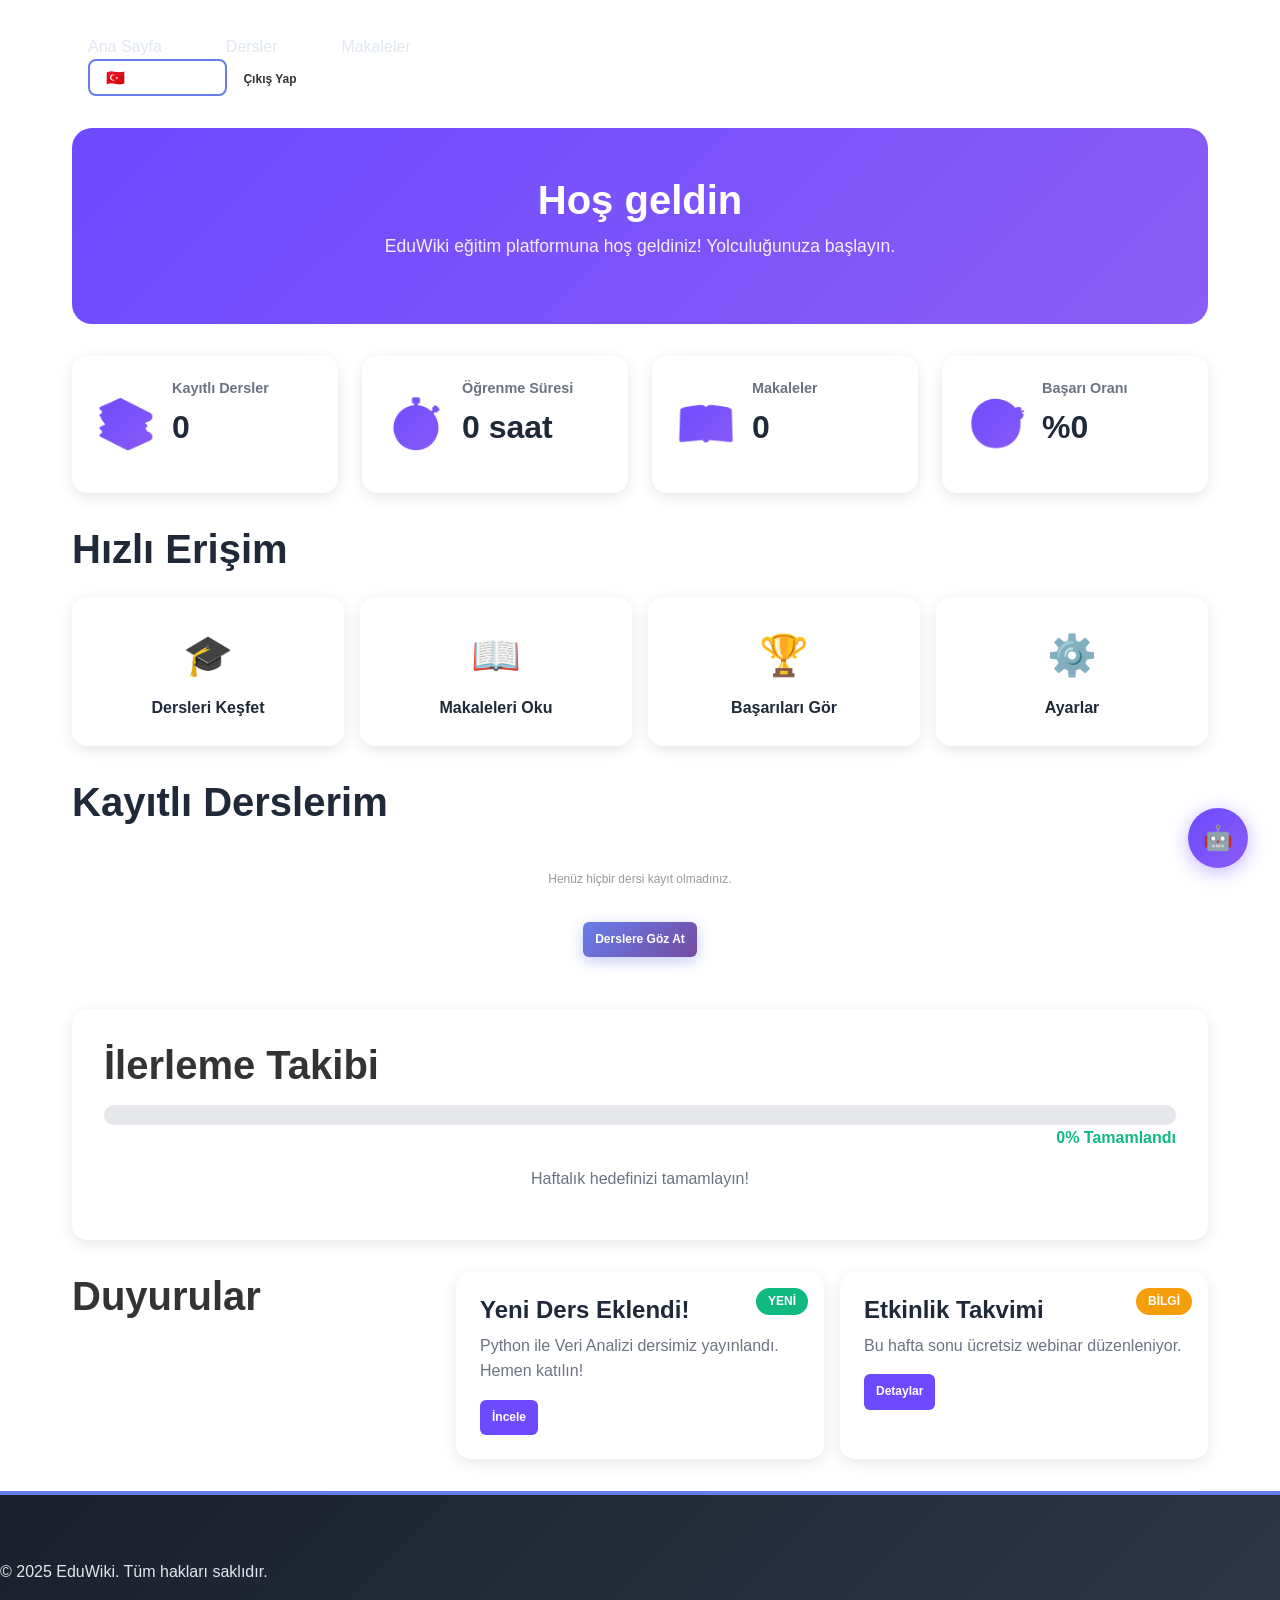
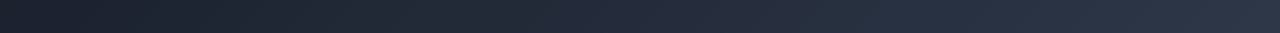
<file: dashboard.html>
<!DOCTYPE html>
<html lang="tr">
<head>
    <meta charset="UTF-8">
    <meta name="viewport" content="width=device-width, initial-scale=1.0">
    <title data-i18n="siteName">EduWiki</title>
    <link rel="stylesheet" href="site.css">
</head>
<body>
    <!-- NAVBAR -->
    <nav class="navbar">
        <div class="nav-container">
            <div class="logo">
                <h1>EduWiki</h1>
            </div>
            <ul class="nav-links">
                <li><a href="site.html" data-i18n="home">Ana Sayfa</a></li>
                <li><a href="dersler.html" data-i18n="courses">Dersler</a></li>
                <li><a href="wiki.html" data-i18n="articles">Makaleler</a></li>
            </ul>
            <div class="nav-right">
                <select id="language-selector" onchange="changeLanguage(this.value)">
                    <option value="tr">🇹🇷 Türkçe</option>
                    <option value="en">🇺🇸 English</option>
                    <option value="de">🇩🇪 Deutsch</option>
                    <option value="ar">🇸🇦 العربية</option>
                    <option value="zh">🇨🇳 中文</option>
                    <option value="ko">🇰🇷 한국어</option>
                </select>
                <span id="user-name" class="user-greeting"></span>
                <a href="#" class="btn btn-logout" id="logout-btn" data-i18n="logout">Çıkış Yap</a>
            </div>
        </div>
    </nav>

    <!-- DASHBOARD CONTAINER -->
    <main class="dashboard-container">
        <!-- WELCOME SECTION -->
        <section class="dashboard-hero">
            <h1 data-i18n="welcome">Hoş geldin</h1>
            <p>EduWiki eğitim platformuna hoş geldiniz! Yolculuğunuza başlayın.</p>
        </section>

        <!-- STATS CARDS -->
        <section class="stats-grid">
            <div class="stat-card">
                <div class="stat-icon">📚</div>
                <div class="stat-content">
                    <h3>Kayıtlı Dersler</h3>
                    <p class="stat-number" id="enrolled-courses">0</p>
                </div>
            </div>
            <div class="stat-card">
                <div class="stat-icon">⏱️</div>
                <div class="stat-content">
                    <h3>Öğrenme Süresi</h3>
                    <p class="stat-number" id="learning-hours">0 saat</p>
                </div>
            </div>
            <div class="stat-card">
                <div class="stat-icon">📖</div>
                <div class="stat-content">
                    <h3>Makaleler</h3>
                    <p class="stat-number" id="articles-read">0</p>
                </div>
            </div>
            <div class="stat-card">
                <div class="stat-icon">🎯</div>
                <div class="stat-content">
                    <h3>Başarı Oranı</h3>
                    <p class="stat-number" id="success-rate">%0</p>
                </div>
            </div>
        </section>

        <!-- QUICK ACTIONS -->
        <section class="quick-actions">
            <h2>Hızlı Erişim</h2>
            <div class="actions-grid">
                <a href="dersler.html" class="action-card">
                    <span class="action-icon">🎓</span>
                    <span class="action-text">Dersleri Keşfet</span>
                </a>
                <a href="wiki.html" class="action-card">
                    <span class="action-icon">📖</span>
                    <span class="action-text">Makaleleri Oku</span>
                </a>
                <a href="#achievements" class="action-card">
                    <span class="action-icon">🏆</span>
                    <span class="action-text">Başarıları Gör</span>
                </a>
                <a href="#settings" class="action-card">
                    <span class="action-icon">⚙️</span>
                    <span class="action-text">Ayarlar</span>
                </a>
            </div>
        </section>

        <!-- ENROLLED COURSES -->
        <section class="enrolled-section">
            <h2>Kayıtlı Derslerim</h2>
            <div class="enrolled-grid" id="enrolled-courses-list">
                <!-- Dinamik olarak doldurulacak -->
                <div class="empty-state">
                    <p>Henüz hiçbir dersi kayıt olmadınız.</p>
                    <a href="dersler.html" class="btn btn-primary">Derslere Göz At</a>
                </div>
            </div>
        </section>

        <!-- PROGRESS TRACKING -->
        <section class="progress-section">
            <h2>İlerleme Takibi</h2>
            <div class="progress-container">
                <div class="progress-bar-wrapper">
                    <div class="progress-bar">
                        <div class="progress-fill" id="overall-progress" style="width: 0%"></div>
                    </div>
                    <p class="progress-label"><span id="progress-percent">0</span>% Tamamlandı</p>
                </div>
                <p class="progress-message">Haftalık hedefinizi tamamlayın!</p>
            </div>
        </section>

        <!-- ANNOUNCEMENTS -->
        <section class="announcements">
            <h2>Duyurular</h2>
            <div class="announcement-card">
                <span class="announcement-badge">YENİ</span>
                <h4>Yeni Ders Eklendi!</h4>
                <p>Python ile Veri Analizi dersimiz yayınlandı. Hemen katılın!</p>
                <a href="dersler.html" class="btn btn-small">İncele</a>
            </div>
            <div class="announcement-card">
                <span class="announcement-badge warning">BİLGİ</span>
                <h4>Etkinlik Takvimi</h4>
                <p>Bu hafta sonu ücretsiz webinar düzenleniyor.</p>
                <a href="#" class="btn btn-small">Detaylar</a>
            </div>
        </section>
    </main>

    <footer class="footer">
        <p>&copy; 2025 EduWiki. Tüm hakları saklıdır.</p>
    </footer>
    <!-- AI Chat Widget - Sayfanın en altına ekle -->
<div class="ai-chat-widget" id="ai-chat-widget">
    <div class="ai-chat-toggle">🤖</div>
    <div class="ai-chat-window" id="ai-chat-window">
        <div class="chat-header">
            <h3>EduWiki AI Asistan</h3>
            <button class="chat-close">&times;</button>
        </div>
        
        <!-- API Key Ayarları (İlk açılışta göster) -->
        <div class="api-key-section" id="api-key-section">
            <p class="api-note">Gemini API anahtarı gerekli!</p>
            <input type="password" id="gemini-api-key" placeholder="API Key girin...">
            <small class="api-help">Key sadece sizin tarayıcınızda saklanır</small>
            <button id="save-api-key" class="btn-save-key">Kaydet</button>
            <a href="https://aistudio.google.com/apikey" target="_blank" class="get-api-link">Key alın →</a>
        </div>
        
        <!-- Chat Penceresi (Key girildikten sonra) -->
        <div class="chat-messages" id="chat-messages">
            <div class="message bot">
                👋 Merhaba! Size nasıl yardımcı olabilirim?
            </div>
        </div>
        <div class="chat-input">
            <input type="text" id="user-input" placeholder="Soru sorun..." disabled>
            <button id="send-btn" disabled>Gönder</button>
        </div>
    </div>
</div>

    <script src="script.js"></script>
</body>
</html>
</file>
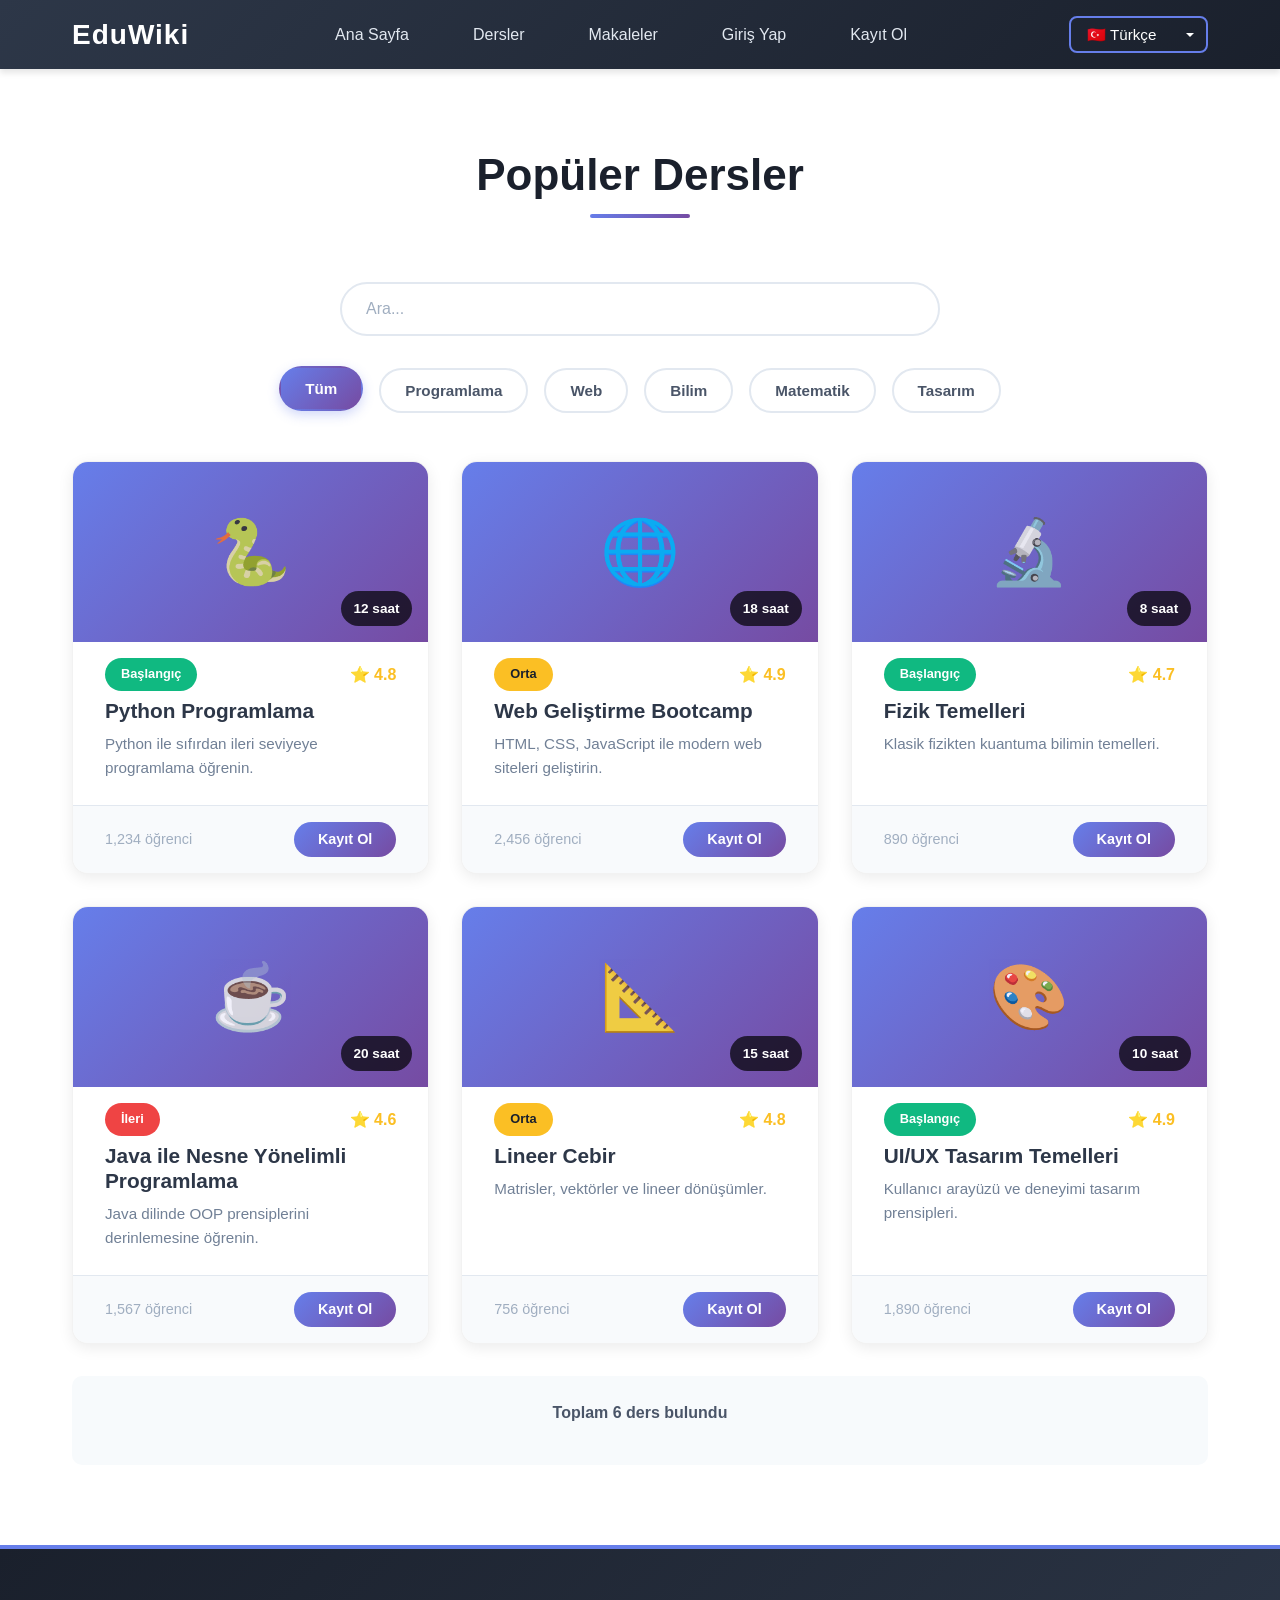
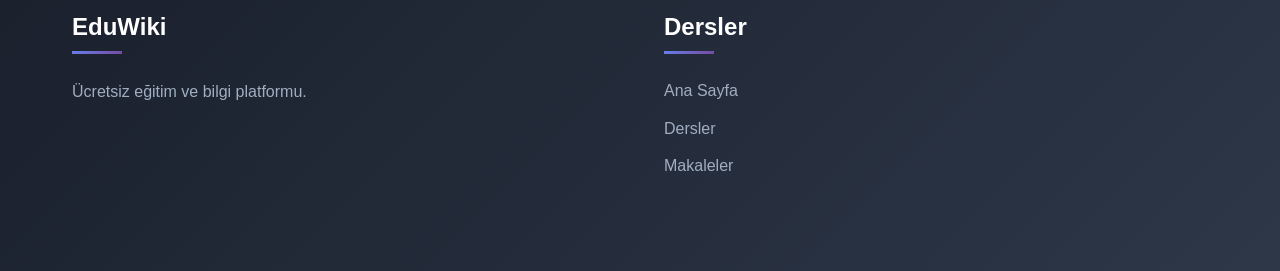
<file: dersler.html>
<!DOCTYPE html>
<html lang="tr">
<head>
    <meta charset="UTF-8">
    <meta name="viewport" content="width=device-width, initial-scale=1.0">
    <title>Dersler - EduWiki</title>
    <link rel="stylesheet" href="site.css">
</head>
<body>
    <!-- HEADER -->
    <header class="header">
        <nav class="navbar">
            <div class="logo">
                <h1 data-i18n="siteName">EduWiki</h1>
            </div>
            <ul class="nav-links">
                <li><a href="site.html" data-i18n="home">Ana Sayfa</a></li>
                <li><a href="dersler.html" data-i18n="courses">Dersler</a></li>
                <li><a href="wiki.html" data-i18n="articles">Makaleler</a></li>
                <li><a href="giris.html" data-i18n="login">Giriş Yap</a></li>
                <li><a href="kayit.html" data-i18n="register">Kayıt Ol</a></li>
            </ul>
            <select id="language-selector" onchange="changeLanguage(this.value)">
                <option value="tr">🇹🇷 Türkçe</option>
                <option value="en">🇺🇸 English</option>
                <option value="de">🇩🇪 Deutsch</option>
                <option value="ar">🇸🇦 العربية</option>
                <option value="zh">🇨🇳 中文</option>
                <option value="ko">🇰🇷 한국어</option>
            </select>
        </nav>
    </header>

    <!-- DERSLER İÇERİĞİ -->
    <section class="section">
        <div class="container">
            <h1 class="section-title" data-i18n="popularCourses">Popüler Dersler</h1>
            
            <!-- ARAMA -->
            <div class="search-container">
                <input 
                    type="text" 
                    id="search-input" 
                    class="search-input" 
                    placeholder="Ders ara..."
                    onkeyup="filterCourses()"
                >
            </div>
            
            <!-- KATEGORİ FİLTRELERİ -->
            <div class="category-filter">
                <button class="filter-btn active" onclick="filterCategory('all')">Tüm</button>
                <button class="filter-btn" onclick="filterCategory('programming')">Programlama</button>
                <button class="filter-btn" onclick="filterCategory('web')">Web</button>
                <button class="filter-btn" onclick="filterCategory('science')">Bilim</button>
                <button class="filter-btn" onclick="filterCategory('math')">Matematik</button>
                <button class="filter-btn" onclick="filterCategory('design')">Tasarım</button>
            </div>
            
            <!-- DERS LİSTESİ -->
            <div class="courses-grid" id="courses-list">
                <!-- Ders 1 -->
                <article class="course-card" data-category="programming">
                    <div class="course-thumbnail">
                        <div class="thumbnail-placeholder">🐍</div>
                        <span class="duration">12 saat</span>
                    </div>
                    <div class="course-header">
                        <span class="course-badge beginner-tag">Başlangıç</span>
                        <span class="course-level">⭐ 4.8</span>
                    </div>
                    <h3>Python Programlama</h3>
                    <p>Python ile sıfırdan ileri seviyeye programlama öğrenin.</p>
                    <div class="course-footer">
                        <span class="students">1,234 öğrenci</span>
                        <button class="enroll-btn" onclick="openCourseModal('python')">Kayıt Ol</button>
                    </div>
                </article>
                
                <!-- Ders 2 -->
                <article class="course-card" data-category="web">
                    <div class="course-thumbnail">
                        <div class="thumbnail-placeholder">🌐</div>
                        <span class="duration">18 saat</span>
                    </div>
                    <div class="course-header">
                        <span class="course-badge intermediate-tag">Orta</span>
                        <span class="course-level">⭐ 4.9</span>
                    </div>
                    <h3>Web Geliştirme Bootcamp</h3>
                    <p>HTML, CSS, JavaScript ile modern web siteleri geliştirin.</p>
                    <div class="course-footer">
                        <span class="students">2,456 öğrenci</span>
                        <button class="enroll-btn" onclick="openCourseModal('web')">Kayıt Ol</button>
                    </div>
                </article>
                
                <!-- Ders 3 -->
                <article class="course-card" data-category="science">
                    <div class="course-thumbnail">
                        <div class="thumbnail-placeholder">🔬</div>
                        <span class="duration">8 saat</span>
                    </div>
                    <div class="course-header">
                        <span class="course-badge beginner-tag">Başlangıç</span>
                        <span class="course-level">⭐ 4.7</span>
                    </div>
                    <h3>Fizik Temelleri</h3>
                    <p>Klasik fizikten kuantuma bilimin temelleri.</p>
                    <div class="course-footer">
                        <span class="students">890 öğrenci</span>
                        <button class="enroll-btn" onclick="openCourseModal('physics')">Kayıt Ol</button>
                    </div>
                </article>
                
                <!-- Ders 4 -->
                <article class="course-card" data-category="programming">
                    <div class="course-thumbnail">
                        <div class="thumbnail-placeholder">☕</div>
                        <span class="duration">20 saat</span>
                    </div>
                    <div class="course-header">
                        <span class="course-badge advanced-tag">İleri</span>
                        <span class="course-level">⭐ 4.6</span>
                    </div>
                    <h3>Java ile Nesne Yönelimli Programlama</h3>
                    <p>Java dilinde OOP prensiplerini derinlemesine öğrenin.</p>
                    <div class="course-footer">
                        <span class="students">1,567 öğrenci</span>
                        <button class="enroll-btn" onclick="openCourseModal('java')">Kayıt Ol</button>
                    </div>
                </article>
                
                <!-- Ders 5 -->
                <article class="course-card" data-category="math">
                    <div class="course-thumbnail">
                        <div class="thumbnail-placeholder">📐</div>
                        <span class="duration">15 saat</span>
                    </div>
                    <div class="course-header">
                        <span class="course-badge intermediate-tag">Orta</span>
                        <span class="course-level">⭐ 4.8</span>
                    </div>
                    <h3>Lineer Cebir</h3>
                    <p>Matrisler, vektörler ve lineer dönüşümler.</p>
                    <div class="course-footer">
                        <span class="students">756 öğrenci</span>
                        <button class="enroll-btn" onclick="openCourseModal('linear')">Kayıt Ol</button>
                    </div>
                </article>
                
                <!-- Ders 6 -->
                <article class="course-card" data-category="design">
                    <div class="course-thumbnail">
                        <div class="thumbnail-placeholder">🎨</div>
                        <span class="duration">10 saat</span>
                    </div>
                    <div class="course-header">
                        <span class="course-badge beginner-tag">Başlangıç</span>
                        <span class="course-level">⭐ 4.9</span>
                    </div>
                    <h3>UI/UX Tasarım Temelleri</h3>
                    <p>Kullanıcı arayüzü ve deneyimi tasarım prensipleri.</p>
                    <div class="course-footer">
                        <span class="students">1,890 öğrenci</span>
                        <button class="enroll-btn" onclick="openCourseModal('uiux')">Kayıt Ol</button>
                    </div>
                </article>
            </div>
            
            <!-- SONUC GOSTERME -->
            <div class="results-info">
                <p id="result-count">Toplam 6 ders bulundu</p>
            </div>
        </div>
    </section>

    <!-- COURSE MODAL -->
    <div id="course-modal" class="modal">
        <div class="modal-content modal-large">
            <span class="modal-close">&times;</span>
            <div class="modal-course-header">
                <h2 id="modal-course-title">Ders Başlığı</h2>
                <span class="modal-course-badge" id="modal-course-badge">Başlangıç</span>
            </div>
            <div class="modal-course-meta">
                <span>⏱️ <span id="modal-duration"></span></span>
                <span>⭐ <span id="modal-rating"></span></span>
                <span>👥 <span id="modal-students"></span></span>
            </div>
            <div class="modal-body" id="modal-course-content">
                <!-- İçerik -->
            </div>
            <button class="btn-primary modal-enroll-btn">Ders'e Kayıt Ol</button>
        </div>
    </div>

    <!-- FOOTER -->
    <footer class="footer">
        <div class="container">
            <div class="footer-content">
                <div class="footer-section">
                    <h3 data-i18n="siteName">EduWiki</h3>
                    <p>Ücretsiz eğitim ve bilgi platformu.</p>
                </div>
                <div class="footer-section">
                    <h4 data-i18n="courses">Hızlı Linkler</h4>
                    <ul>
                        <li><a href="site.html" data-i18n="home">Ana Sayfa</a></li>
                        <li><a href="dersler.html" data-i18n="courses">Dersler</a></li>
                        <li><a href="wiki.html" data-i18n="articles">Makaleler</a></li>
                    </ul>
                </div>
            </div>
        </div>
    </footer>

    <script src="script.js"></script>
</body>
</html>
</file>
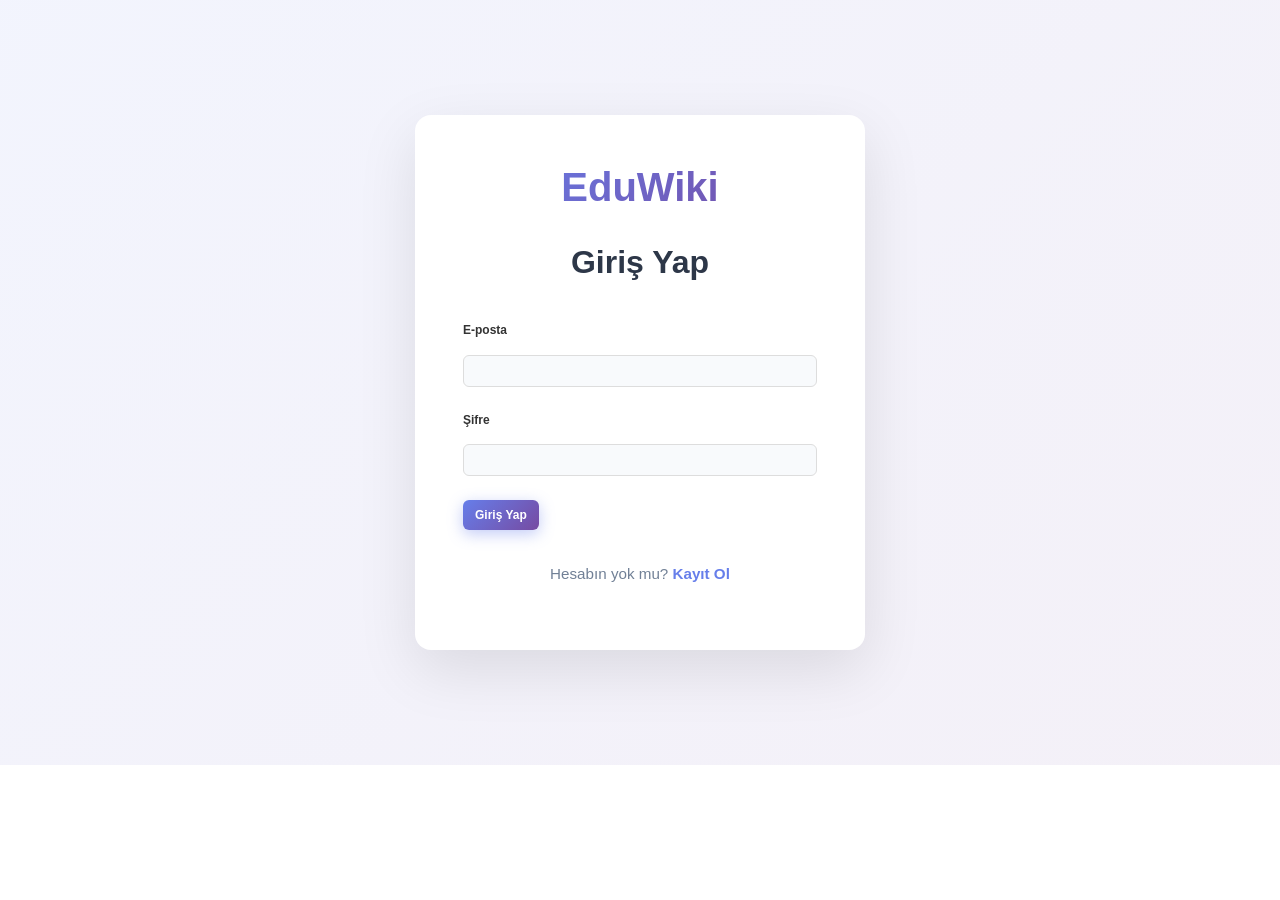
<file: giris.html>
<!DOCTYPE html>
<html lang="tr">
<head>
    <meta charset="UTF-8">
    <meta name="viewport" content="width=device-width, initial-scale=1.0">
    <title>Giriş Yap - EduWiki</title>
    <link rel="stylesheet" href="site.css">
</head>
<body>
    <div class="auth-container">
        <div class="auth-card">
            <div class="auth-logo">
                <h1 data-i18n="siteName">EduWiki</h1>
            </div>
            
            <h2 data-i18n="login">Giriş Yap</h2>
            
            <form id="login-form">
                <div class="form-group">
                    <label for="email" data-i18n="emailLabel">E-posta</label>
                    <input type="email" id="email" required>
                </div>
                
                <div class="form-group">
                    <label for="password" data-i18n="passwordLabel">Şifre</label>
                    <input type="password" id="password" required>
                </div>
                
                <button type="submit" class="btn btn-primary" data-i18n="login">Giriş Yap</button>
            </form>
            
            <p class="auth-footer">
                Hesabın yok mu? <a href="kayit.html" data-i18n="register">Kayıt Ol</a>
            </p>
        </div>
    </div>
    
    <script src="script.js"></script>
</body>
</html>
</file>
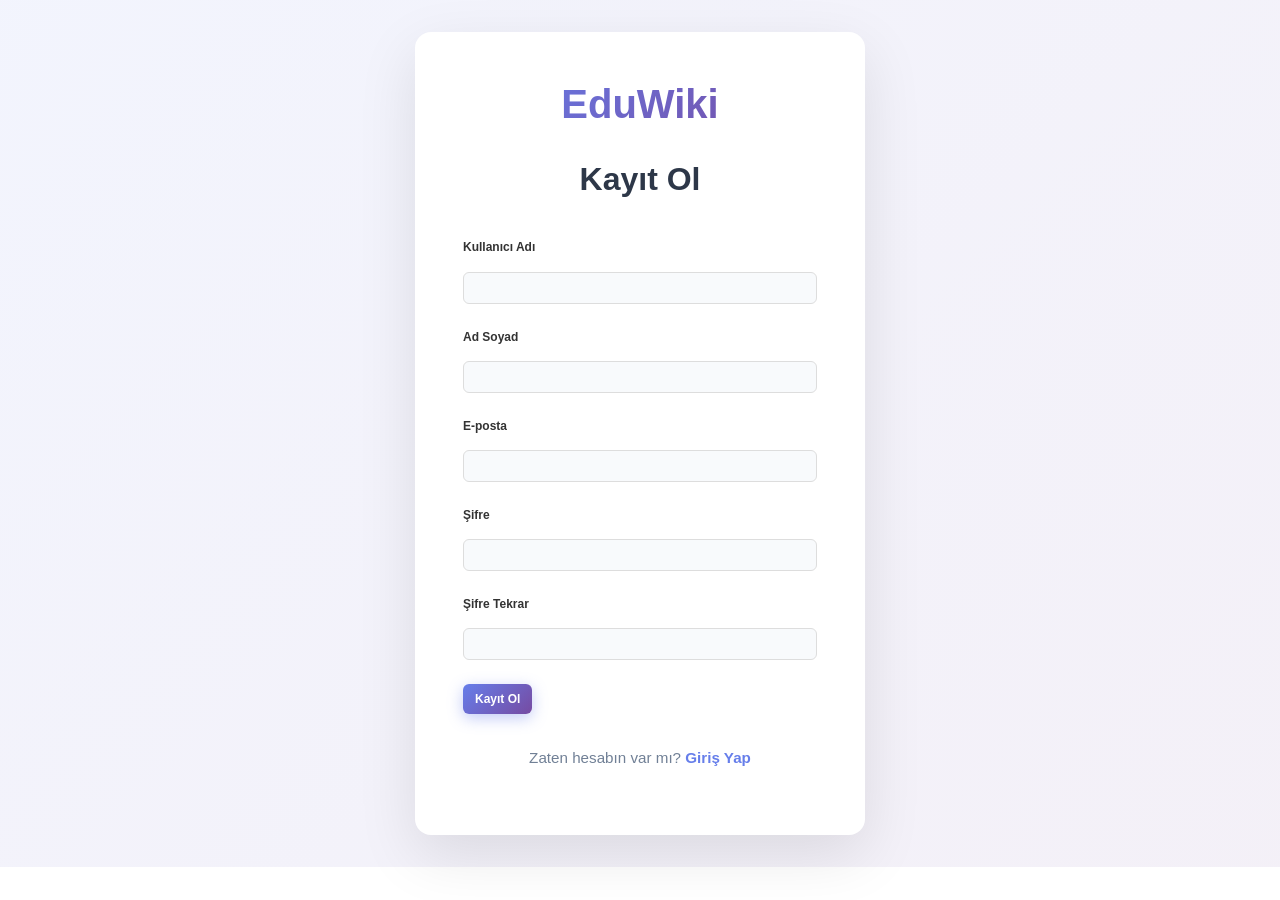
<file: kayit.html>
<!DOCTYPE html>
<html lang="tr">
<head>
    <meta charset="UTF-8">
    <meta name="viewport" content="width=device-width, initial-scale=1.0">
    <title>Kayıt Ol - EduWiki</title>
    <link rel="stylesheet" href="site.css">
</head>
<body>
    <div class="auth-container">
        <div class="auth-card">
            <div class="auth-logo">
                <h1 data-i18n="siteName">EduWiki</h1>
            </div>
            
            <h2 data-i18n="register">Kayıt Ol</h2>
            
            <form id="register-form">
                <div class="form-group">
                    <label for="username" data-i18n="usernameLabel">Kullanıcı Adı *</label>
                    <input type="text" id="username" required>
                </div>
                
                <div class="form-group">
                    <label for="name" data-i18n="nameLabel">Ad Soyad *</label>
                    <input type="text" id="name" required>
                </div>
                
                <div class="form-group">
                    <label for="email" data-i18n="emailLabel">E-posta *</label>
                    <input type="email" id="email" required>
                </div>
                
                <div class="form-group">
                    <label for="password" data-i18n="passwordLabel">Şifre *</label>
                    <input type="password" id="password" required>
                </div>
                
                <div class="form-group">
                    <label for="confirm-password" data-i18n="confirmPasswordLabel">Şifre Tekrar *</label>
                    <input type="password" id="confirm-password" required>
                </div>
                
                <button type="submit" class="btn btn-primary" data-i18n="register">Kayıt Ol</button>
            </form>
            
            <p class="auth-footer">
                Zaten hesabın var mı? <a href="giris.html" data-i18n="login">Giriş Yap</a>
            </p>
        </div>
    </div>
    
    <script src="script.js"></script>
</body>
</html>
</file>
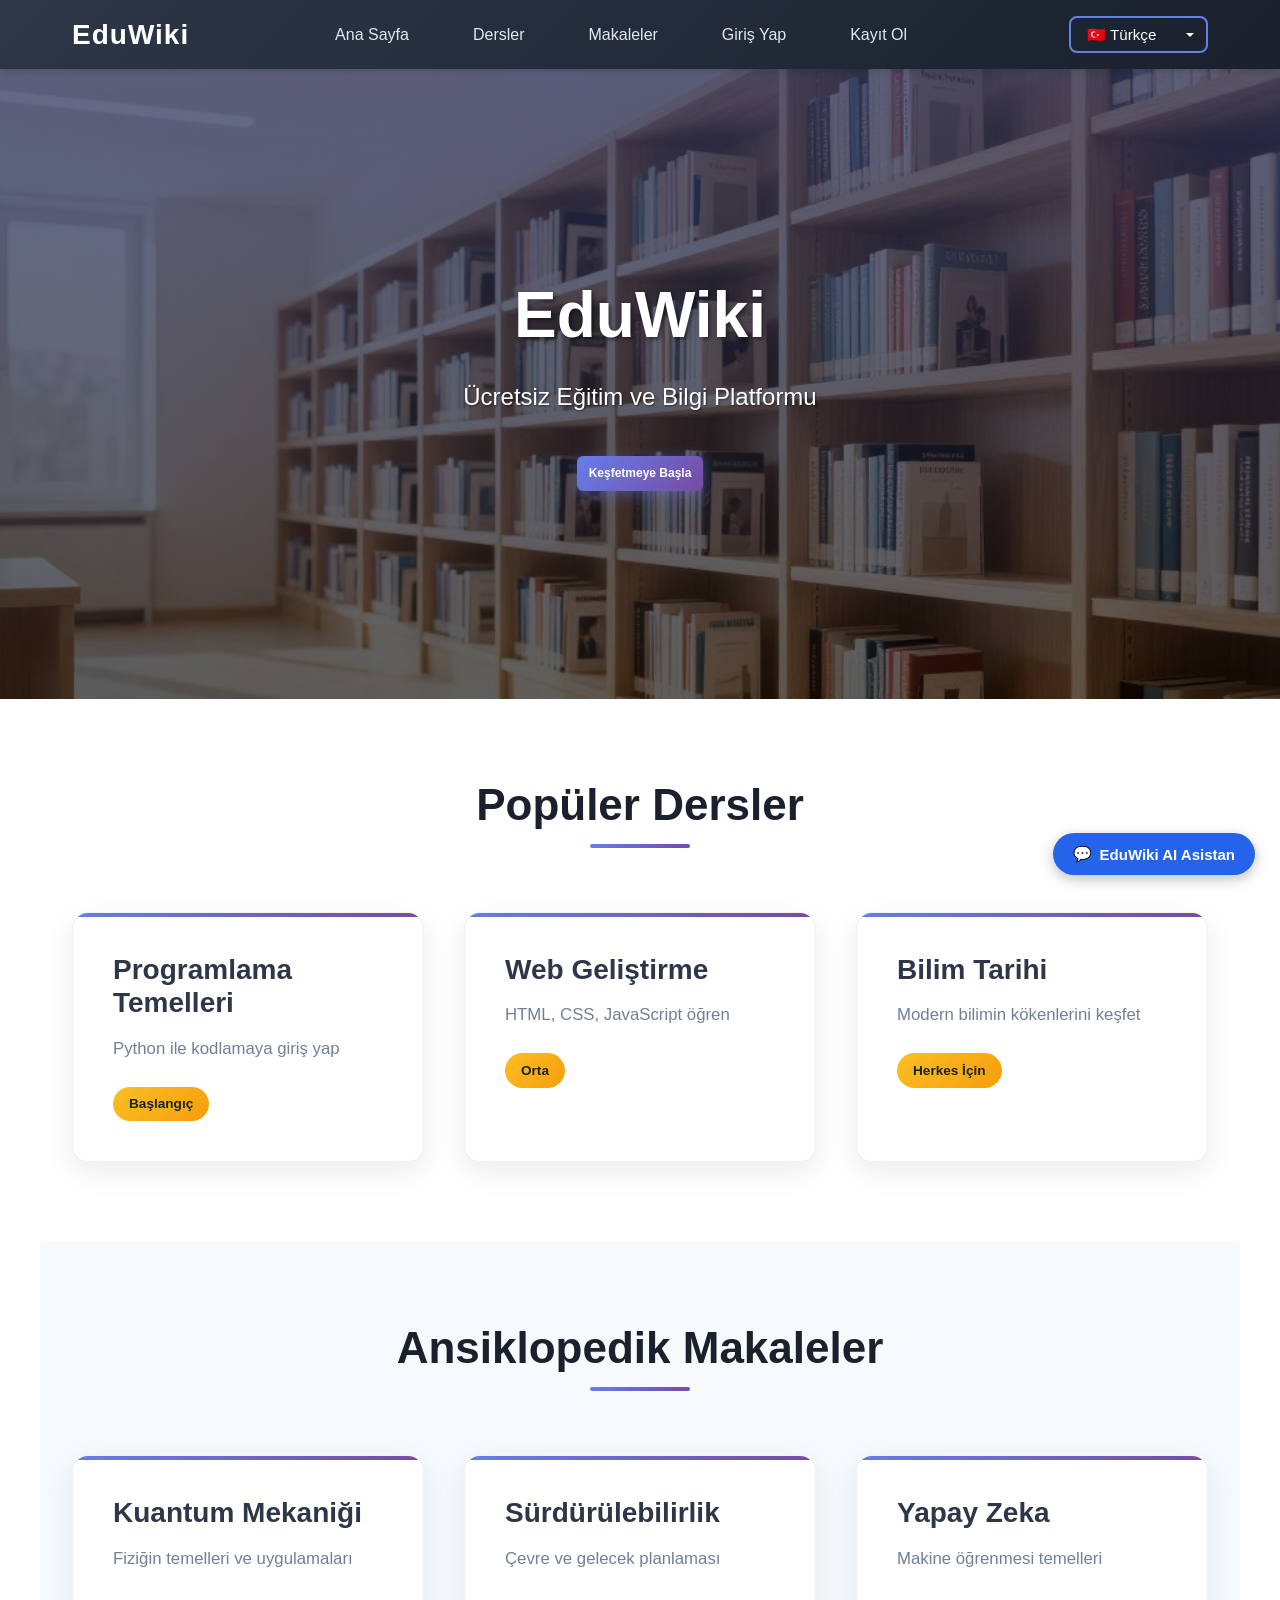
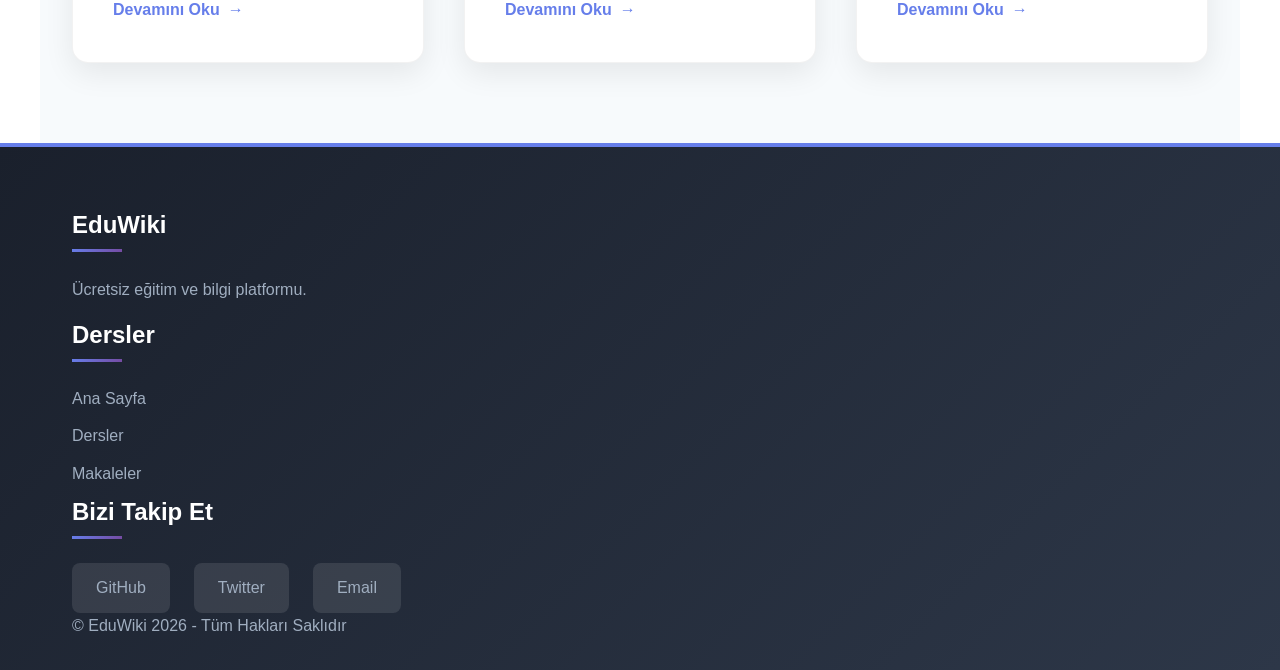
<file: site.html>
<!DOCTYPE html>
<html lang="tr">
<head>
    <meta charset="UTF-8">
    <meta name="viewport" content="width=device-width, initial-scale=1.0">
    <title>EduWiki - Hoş Geldiniz</title>
    <link rel="stylesheet" href="site.css">
</head>
<body>
    <!-- HEADER -->
    <header class="header">
        <nav class="navbar">
            <div class="logo">
                <h1 data-i18n="siteName">EduWiki</h1>
            </div>
            <ul class="nav-links">
                <li><a href="site.html" data-i18n="home">Ana Sayfa</a></li>
                <li><a href="dersler.html" data-i18n="courses">Dersler</a></li>
                <li><a href="wiki.html" data-i18n="articles">Makaleler</a></li>
                <li><a href="giris.html" data-i18n="login">Giriş Yap</a></li>
                <li><a href="kayit.html" data-i18n="register">Kayıt Ol</a></li>
            </ul>
            <select id="language-selector" onchange="changeLanguage(this.value)">
                <option value="tr">🇹🇷 Türkçe</option>
                <option value="en">🇺🇸 English</option>
                <option value="de">🇩🇪 Deutsch</option>
                <option value="ar">🇸🇦 العربية</option>
                <option value="zh">🇨🇳 中文</option>
                <option value="ko">🇰🇷 한국어</option>
            </select>
        </nav>
    </header>

    <!-- HERO -->
    <section class="hero">
        <div class="hero-content">
            <h1 data-i18n="heroTitle">EduWiki</h1>
            <p data-i18n="heroSubtitle">Ücretsiz Eğitim ve Bilgi Platformu</p>
            <a href="dersler.html" class="btn btn-primary" data-i18n="heroButton">Keşfetmeye Başla</a>
        </div>
    </section>

    <!-- DERSLER -->
    <section class="section">
        <div class="container">
            <h2 class="section-title" data-i18n="popularCourses">Popüler Dersler</h2>
            <div class="cards-grid">
                <div class="card">
                    <h3 data-i18n="courseProgramming">Programlama Temelleri</h3>
                    <p data-i18n="courseDesc1">Python ile kodlamaya giriş yap</p>
                    <span class="badge">Başlangıç</span>
                </div>
                <div class="card">
                    <h3 data-i18n="courseWeb">Web Geliştirme</h3>
                    <p data-i18n="courseDesc2">HTML, CSS, JavaScript öğren</p>
                    <span class="badge">Orta</span>
                </div>
                <div class="card">
                    <h3 data-i18n="courseScience">Bilim Tarihi</h3>
                    <p data-i18n="courseDesc3">Modern bilimin kökenlerini keşfet</p>
                    <span class="badge">Herkes İçin</span>
                </div>
            </div>
        </div>
    </section>

    <!-- WIKI -->
    <section class="section bg-light">
        <div class="container">
            <h2 class="section-title" data-i18n="wikiArticles">Ansiklopedik Makaleler</h2>
            <div class="cards-grid">
                <div class="card">
                    <h3>Kuantum Mekaniği</h3>
                    <p>Fiziğin temelleri ve uygulamaları</p>
                    <a href="wiki.html" class="read-more" data-i18n="readMore">Devamını Oku →</a>
                </div>
                <div class="card">
                    <h3>Sürdürülebilirlik</h3>
                    <p>Çevre ve gelecek planlaması</p>
                    <a href="wiki.html" class="read-more" data-i18n="readMore">Devamını Oku →</a>
                </div>
                <div class="card">
                    <h3>Yapay Zeka</h3>
                    <p>Makine öğrenmesi temelleri</p>
                    <a href="wiki.html" class="read-more" data-i18n="readMore">Devamını Oku →</a>
                </div>
            </div>
        </div>
    </section>

    <!-- FOOTER -->
    <footer class="footer">
        <div class="container">
            <div class="footer-section">
                <h3 data-i18n="siteName">EduWiki</h3>
                <p>Ücretsiz eğitim ve bilgi platformu.</p>
            </div>
            <div class="footer-section">
                <h4 data-i18n="courses">Hızlı Linkler</h4>
                <ul>
                    <li><a href="site.html" data-i18n="home">Ana Sayfa</a></li>
                    <li><a href="dersler.html" data-i18n="courses">Dersler</a></li>
                    <li><a href="wiki.html" data-i18n="articles">Makaleler</a></li>
                </ul>
            </div>
            <div class="footer-section">
                <h4 data-i18n="social">Bizi Takip Et</h4>
                <div class="social-links">
                    <a href="https://github.com/BK677" target="_blank">GitHub</a>
                    <a href="https://twitter.com" target="_blank">Twitter</a>
                    <a href="mailto:info@eduwiki.com">Email</a>
                    
                </div>
                <div class="footer-section">
                <a>&copy; EduWiki 2026 - Tüm Hakları Saklıdır</a>
                </div>
            </div>
        </div>
    </footer>

    <script src="script.js"></script>
<!-- ================= GEMINI AI CHATBOT ================= -->
    <!-- Sohbet Açma/Kapama Butonu -->
    <button id="ai-chat-toggle" class="ai-toggle-btn" title="AI Asistan ile Sohbet Et">
        💬 <span>EduWiki AI Asistan</span>
    </button>

    <!-- Chatbot Penceresi -->
    <div id="ai-chat-widget" class="ai-widget hidden">
        <!-- Başlık ve Ayarlar -->
        <div class="ai-header">
            <div class="ai-title">
                <span class="ai-status-dot"></span>
                <strong>EduWiki AI Asistan</strong>
            </div>
            <div class="ai-header-actions">
                <button id="ai-settings-toggle" title="API Ayarları">⚙️</button>
                <button id="ai-chat-close" title="Kapat">✖</button>
            </div>
        </div>

        <!-- API Key & Model Ayar Paneli -->
        <div id="ai-settings-panel" class="ai-settings-panel hidden">
            <label for="ai-api-key">Gemini API Key:</label>
            <input type="password" id="ai-api-key" placeholder="AIzaSy..." />
            
            <label for="ai-model-select">Model Seçimi:</label>
            <select id="ai-model-select">
                <option value="gemini-3.5-flash-lite">Gemini 3.5 Flash-Lite</option>
                <option value="gemini-3.1-flash-lite">Gemini 3.1 Flash-Lite</option>
            </select>
            
            <button id="ai-save-settings" class="btn-save">Kaydet</button>
        </div>

        <!-- Mesajlaşma Alanı -->
        <div id="ai-messages" class="ai-messages">
            <div class="ai-message bot">
                Merhaba! Ben EduWiki yapay zeka asistanıyım. Sorularınızı yazabilir, mikrofonla konuşabilir veya görsel/dosya yükleyebilirsiniz.
            </div>
        </div>

        <!-- Yüklenen Dosya Önizleme -->
        <div id="ai-file-preview-container" class="ai-file-preview hidden">
            <span id="ai-file-name">dosya.png</span>
            <button id="ai-file-remove" title="Dosyayı Kaldır">✕</button>
        </div>

        <!-- Giriş Alanı -->
        <div class="ai-input-area">
            <!-- Dosya Yükleme -->
            <label for="ai-file-input" class="ai-tool-btn" title="Dosya/Görsel Ekle">
                📎
            </label>
            <input type="file" id="ai-file-input" style="display: none;" accept="image/*,application/pdf,text/*" />

            <!-- Sesle Yazma (Speech-to-Text) -->
            <button id="ai-voice-btn" class="ai-tool-btn" title="Sesle Yazdır">
                🎤
            </button>

            <!-- Metin Alanı -->
            <textarea id="ai-input-text" placeholder="Bir soru sorun..." rows="1"></textarea>

            <!-- Gönder Butonu -->
            <button id="ai-send-btn" class="ai-send-btn" title="Gönder">➔</button>
        </div>
    </div>

    <!-- STİL KODLARI -->
    <style>
        .ai-toggle-btn {
            position: fixed;
            bottom: 25px;
            right: 25px;
            background: #2563eb;
            color: #fff;
            border: none;
            border-radius: 50px;
            padding: 12px 20px;
            font-size: 15px;
            font-weight: bold;
            cursor: pointer;
            box-shadow: 0 4px 14px rgba(0,0,0,0.25);
            display: flex;
            align-items: center;
            gap: 8px;
            z-index: 9999;
            transition: all 0.3s ease;
        }
        .ai-toggle-btn:hover {
            background: #1d4ed8;
            transform: translateY(-2px);
        }

        .ai-widget {
            position: fixed;
            bottom: 85px;
            right: 25px;
            width: 380px;
            max-width: 90vw;
            height: 540px;
            background: #ffffff;
            border-radius: 16px;
            box-shadow: 0 8px 30px rgba(0,0,0,0.18);
            display: flex;
            flex-direction: column;
            overflow: hidden;
            z-index: 9999;
            border: 1px solid #e5e7eb;
            font-family: system-ui, -apple-system, sans-serif;
        }
        .ai-widget.hidden {
            display: none;
        }

        .ai-header {
            background: #1e293b;
            color: white;
            padding: 12px 16px;
            display: flex;
            justify-content: space-between;
            align-items: center;
        }
        .ai-title {
            display: flex;
            align-items: center;
            gap: 8px;
            font-size: 14px;
        }
        .ai-status-dot {
            width: 10px;
            height: 10px;
            background: #22c55e;
            border-radius: 50%;
        }
        .ai-header-actions button {
            background: none;
            border: none;
            color: #e2e8f0;
            font-size: 16px;
            cursor: pointer;
            margin-left: 6px;
        }

        .ai-settings-panel {
            background: #f8fafc;
            padding: 12px 16px;
            border-bottom: 1px solid #e2e8f0;
            display: flex;
            flex-direction: column;
            gap: 6px;
            font-size: 12px;
        }
        .ai-settings-panel.hidden { display: none; }
        .ai-settings-panel input, .ai-settings-panel select {
            padding: 6px 8px;
            border-radius: 6px;
            border: 1px solid #cbd5e1;
            font-size: 13px;
        }
        .ai-settings-panel .btn-save {
            background: #2563eb;
            color: white;
            border: none;
            padding: 7px;
            border-radius: 6px;
            cursor: pointer;
            margin-top: 4px;
            font-weight: 500;
        }

        .ai-messages {
            flex: 1;
            padding: 14px;
            overflow-y: auto;
            display: flex;
            flex-direction: column;
            gap: 10px;
            background: #fdfdfd;
        }
        .ai-message {
            max-width: 85%;
            padding: 10px 14px;
            border-radius: 12px;
            font-size: 13.5px;
            line-height: 1.45;
            word-break: break-word;
            white-space: pre-wrap;
        }
        .ai-message.user {
            background: #2563eb;
            color: white;
            align-self: flex-end;
            border-bottom-right-radius: 2px;
        }
        .ai-message.bot {
            background: #f1f5f9;
            color: #1e293b;
            align-self: flex-start;
            border-bottom-left-radius: 2px;
        }

        .ai-file-preview {
            background: #e2e8f0;
            padding: 6px 12px;
            font-size: 12px;
            display: flex;
            justify-content: space-between;
            align-items: center;
        }
        .ai-file-preview.hidden { display: none; }
        #ai-file-remove {
            background: none;
            border: none;
            color: #ef4444;
            font-weight: bold;
            cursor: pointer;
        }

        .ai-input-area {
            display: flex;
            align-items: center;
            gap: 6px;
            padding: 10px 12px;
            background: #fff;
            border-top: 1px solid #e5e7eb;
        }
        .ai-tool-btn {
            background: none;
            border: none;
            font-size: 18px;
            cursor: pointer;
            padding: 4px;
            border-radius: 6px;
            color: #64748b;
            transition: color 0.2s;
        }
        .ai-tool-btn.listening {
            color: #ef4444;
            animation: pulse 1s infinite;
        }
        @keyframes pulse {
            0% { transform: scale(1); }
            50% { transform: scale(1.2); }
            100% { transform: scale(1); }
        }
        #ai-input-text {
            flex: 1;
            border: 1px solid #cbd5e1;
            border-radius: 8px;
            padding: 8px 10px;
            resize: none;
            font-size: 13.5px;
            outline: none;
            font-family: inherit;
        }
        #ai-input-text:focus {
            border-color: #2563eb;
        }
        .ai-send-btn {
            background: #2563eb;
            color: white;
            border: none;
            border-radius: 8px;
            width: 34px;
            height: 34px;
            cursor: pointer;
            font-size: 15px;
            display: flex;
            align-items: center;
            justify-content: center;
        }
        .ai-send-btn:hover {
            background: #1d4ed8;
        }
    </style>

    <!-- JAVASCRIPT KODLARI -->
    <script>
        (function() {
            const toggleBtn = document.getElementById('ai-chat-toggle');
            const chatWidget = document.getElementById('ai-chat-widget');
            const closeBtn = document.getElementById('ai-chat-close');
            const settingsToggle = document.getElementById('ai-settings-toggle');
            const settingsPanel = document.getElementById('ai-settings-panel');
            const apiKeyInput = document.getElementById('ai-api-key');
            const modelSelect = document.getElementById('ai-model-select');
            const saveSettingsBtn = document.getElementById('ai-save-settings');
            const messagesContainer = document.getElementById('ai-messages');
            const inputText = document.getElementById('ai-input-text');
            const sendBtn = document.getElementById('ai-send-btn');
            const voiceBtn = document.getElementById('ai-voice-btn');
            const fileInput = document.getElementById('ai-file-input');
            const filePreview = document.getElementById('ai-file-preview-container');
            const fileNameSpan = document.getElementById('ai-file-name');
            const fileRemoveBtn = document.getElementById('ai-file-remove');

            // Kayıtlı Ayarlar (Varsayılan: gemini-3.5-flash-lite)
            let apiKey = localStorage.getItem('gemini_api_key') || '';
            let selectedModel = localStorage.getItem('gemini_model') || 'gemini-3.5-flash-lite';
            let attachedFileBase64 = null;
            let attachedFileMime = null;

            apiKeyInput.value = apiKey;
            modelSelect.value = selectedModel;

            // Pencere Aç/Kapat
            toggleBtn.addEventListener('click', () => {
                chatWidget.classList.toggle('hidden');
                if (!apiKey) settingsPanel.classList.remove('hidden');
            });
            closeBtn.addEventListener('click', () => chatWidget.classList.add('hidden'));

            // Ayarlar Paneli
            settingsToggle.addEventListener('click', () => {
                settingsPanel.classList.toggle('hidden');
            });

            // Ayarları Kaydet
            saveSettingsBtn.addEventListener('click', () => {
                apiKey = apiKeyInput.value.trim();
                selectedModel = modelSelect.value;
                localStorage.setItem('gemini_api_key', apiKey);
                localStorage.setItem('gemini_model', selectedModel);
                settingsPanel.classList.add('hidden');
                appendMessage('bot', `Model ${selectedModel} olarak ayarlandı ve kaydedildi.`);
            });

            function appendMessage(sender, text) {
                const msgDiv = document.createElement('div');
                msgDiv.className = `ai-message ${sender}`;
                msgDiv.textContent = text;
                messagesContainer.appendChild(msgDiv);
                messagesContainer.scrollTop = messagesContainer.scrollHeight;
                return msgDiv;
            }

            // Dosya İşleme (Base64)
            fileInput.addEventListener('change', (e) => {
                const file = e.target.files[0];
                if (!file) return;

                const reader = new FileReader();
                reader.onload = function(event) {
                    const result = event.target.result;
                    attachedFileBase64 = result.split(',')[1];
                    attachedFileMime = file.type;
                    fileNameSpan.textContent = `📎 ${file.name}`;
                    filePreview.classList.remove('hidden');
                };
                reader.readAsDataURL(file);
            });

            fileRemoveBtn.addEventListener('click', () => {
                attachedFileBase64 = null;
                attachedFileMime = null;
                fileInput.value = '';
                filePreview.classList.add('hidden');
            });

            // Sesle Yazdırma (Web Speech API)
            if ('webkitSpeechRecognition' in window || 'SpeechRecognition' in window) {
                const SpeechRecognition = window.SpeechRecognition || window.webkitSpeechRecognition;
                const recognition = new SpeechRecognition();
                recognition.continuous = false;
                recognition.interimResults = false;
                recognition.lang = 'tr-TR';

                recognition.onstart = () => voiceBtn.classList.add('listening');
                recognition.onend = () => voiceBtn.classList.remove('listening');
                recognition.onerror = () => voiceBtn.classList.remove('listening');

                recognition.onresult = (e) => {
                    const transcript = e.results[0][0].transcript;
                    inputText.value += (inputText.value ? ' ' : '') + transcript;
                };

                voiceBtn.addEventListener('click', () => {
                    if (voiceBtn.classList.contains('listening')) {
                        recognition.stop();
                    } else {
                        recognition.start();
                    }
                });
            } else {
                voiceBtn.style.display = 'none';
            }

            // Gemini API Çağrısı
            async function sendMessage() {
                const text = inputText.value.trim();
                if (!text && !attachedFileBase64) return;

                if (!apiKey) {
                    settingsPanel.classList.remove('hidden');
                    appendMessage('bot', 'Lütfen çark simgesine tıklayarak Gemini API Anahtarınızı girin.');
                    return;
                }

                appendMessage('user', text + (attachedFileBase64 ? ' [Ekli Dosya]' : ''));
                inputText.value = '';

                const loadingMsg = appendMessage('bot', `${selectedModel} yanıtlıyor...`);

                const parts = [];
                if (text) parts.push({ text: text });
                if (attachedFileBase64) {
                    parts.push({
                        inline_data: {
                            mime_type: attachedFileMime,
                            data: attachedFileBase64
                        }
                    });
                }

                fileRemoveBtn.click();

                try {
                    // Seçilen 3.5 Flash-Lite veya 3.1 Flash-Lite endpoint'i
                    const endpoint = `https://generativelanguage.googleapis.com/v1beta/models/${selectedModel}:generateContent?key=${apiKey}`;
                    const res = await fetch(endpoint, {
                        method: 'POST',
                        headers: { 'Content-Type': 'application/json' },
                        body: JSON.stringify({ contents: [{ parts: parts }] })
                    });

                    const data = await res.json();
                    if (data.error) {
                        loadingMsg.textContent = 'Hata: ' + data.error.message;
                    } else if (data.candidates && data.candidates[0].content) {
                        loadingMsg.textContent = data.candidates[0].content.parts[0].text;
                    } else {
                        loadingMsg.textContent = 'Yanıt alınamadı.';
                    }
                } catch (err) {
                    loadingMsg.textContent = 'Bağlantı hatası: ' + err.message;
                }
                messagesContainer.scrollTop = messagesContainer.scrollHeight;
            }

            sendBtn.addEventListener('click', sendMessage);
            inputText.addEventListener('keydown', (e) => {
                if (e.key === 'Enter' && !e.shiftKey) {
                    e.preventDefault();
                    sendMessage();
                }
            });
        })();
    </script>
</body>
</html>
</file>
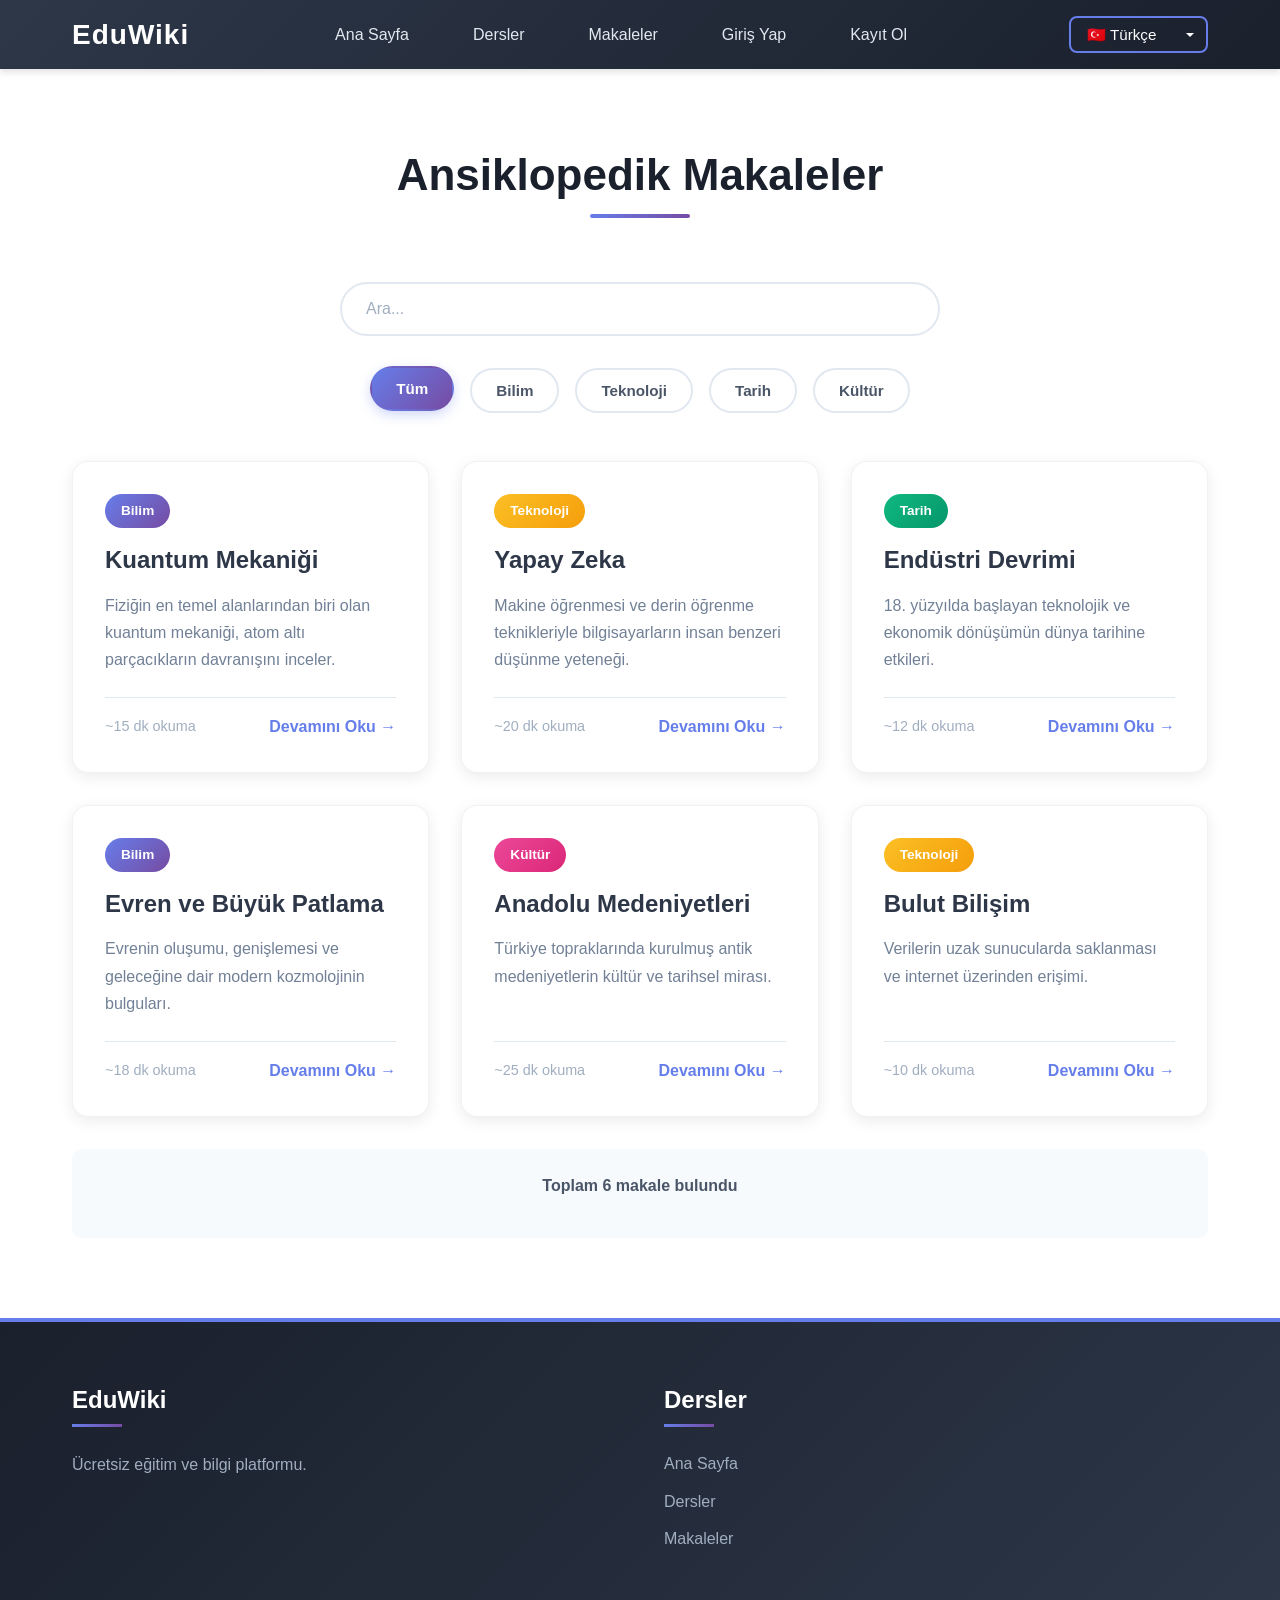
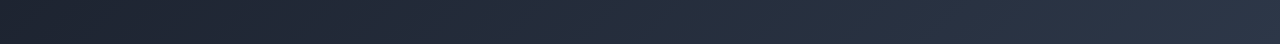
<file: wiki.html>
<!DOCTYPE html>
<html lang="tr">
<head>
    <meta charset="UTF-8">
    <meta name="viewport" content="width=device-width, initial-scale=1.0">
    <title>Makaleler - EduWiki</title>
    <link rel="stylesheet" href="site.css">
</head>
<body>
    <!-- HEADER -->
    <header class="header">
        <nav class="navbar">
            <div class="logo">
                <h1 data-i18n="siteName">EduWiki</h1>
            </div>
            <ul class="nav-links">
                <li><a href="site.html" data-i18n="home">Ana Sayfa</a></li>
                <li><a href="dersler.html" data-i18n="courses">Dersler</a></li>
                <li><a href="wiki.html" data-i18n="articles">Makaleler</a></li>
                <li><a href="giris.html" data-i18n="login">Giriş Yap</a></li>
                <li><a href="kayit.html" data-i18n="register">Kayıt Ol</a></li>
            </ul>
            <select id="language-selector" onchange="changeLanguage(this.value)">
                <option value="tr">🇹🇷 Türkçe</option>
                <option value="en">🇺🇸 English</option>
                <option value="de">🇩🇪 Deutsch</option>
                <option value="ar">🇸🇦 العربية</option>
                <option value="zh">🇨🇳 中文</option>
                <option value="ko">🇰🇷 한국어</option>
            </select>
        </nav>
    </header>

    <!-- WIKI CONTENT -->
    <section class="section">
        <div class="container">
            <h1 class="section-title" data-i18n="wikiArticles">Ansiklopedik Makaleler</h1>
            
            <!-- ARAMA -->
            <div class="search-container">
                <input 
                    type="text" 
                    id="search-input" 
                    class="search-input" 
                    placeholder="Makale ara..."
                    onkeyup="filterArticles()"
                >
            </div>
            
            <!-- KATEGORİ FİLTRELERİ -->
            <div class="category-filter">
                <button class="filter-btn active" onclick="filterCategory('all')">Tüm</button>
                <button class="filter-btn" onclick="filterCategory('science')">Bilim</button>
                <button class="filter-btn" onclick="filterCategory('technology')">Teknoloji</button>
                <button class="filter-btn" onclick="filterCategory('history')">Tarih</button>
                <button class="filter-btn" onclick="filterCategory('culture')">Kültür</button>
            </div>
            
            <!-- MAKALE LİSTESİ -->
            <div class="articles-grid" id="articles-list">
                <!-- Makale 1 -->
                <article class="article-card" data-category="science">
                    <div class="article-header">
                        <span class="article-badge science-tag">Bilim</span>
                    </div>
                    <h3>Kuantum Mekaniği</h3>
                    <p>Fiziğin en temel alanlarından biri olan kuantum mekaniği, atom altı parçacıkların davranışını inceler.</p>
                    <div class="article-footer">
                        <span class="read-time">~15 dk okuma</span>
                        <a href="#" class="read-more-btn">Devamını Oku →</a>
                    </div>
                </article>
                
                <!-- Makale 2 -->
                <article class="article-card" data-category="technology">
                    <div class="article-header">
                        <span class="article-badge tech-tag">Teknoloji</span>
                    </div>
                    <h3>Yapay Zeka</h3>
                    <p>Makine öğrenmesi ve derin öğrenme teknikleriyle bilgisayarların insan benzeri düşünme yeteneği.</p>
                    <div class="article-footer">
                        <span class="read-time">~20 dk okuma</span>
                        <a href="#" class="read-more-btn">Devamını Oku →</a>
                    </div>
                </article>
                
                <!-- Makale 3 -->
                <article class="article-card" data-category="history">
                    <div class="article-header">
                        <span class="article-badge history-tag">Tarih</span>
                    </div>
                    <h3>Endüstri Devrimi</h3>
                    <p>18. yüzyılda başlayan teknolojik ve ekonomik dönüşümün dünya tarihine etkileri.</p>
                    <div class="article-footer">
                        <span class="read-time">~12 dk okuma</span>
                        <a href="#" class="read-more-btn">Devamını Oku →</a>
                    </div>
                </article>
                
                <!-- Makale 4 -->
                <article class="article-card" data-category="science">
                    <div class="article-header">
                        <span class="article-badge science-tag">Bilim</span>
                    </div>
                    <h3>Evren ve Büyük Patlama</h3>
                    <p>Evrenin oluşumu, genişlemesi ve geleceğine dair modern kozmolojinin bulguları.</p>
                    <div class="article-footer">
                        <span class="read-time">~18 dk okuma</span>
                        <a href="#" class="read-more-btn">Devamını Oku →</a>
                    </div>
                </article>
                
                <!-- Makale 5 -->
                <article class="article-card" data-category="culture">
                    <div class="article-header">
                        <span class="article-badge culture-tag">Kültür</span>
                    </div>
                    <h3>Anadolu Medeniyetleri</h3>
                    <p>Türkiye topraklarında kurulmuş antik medeniyetlerin kültür ve tarihsel mirası.</p>
                    <div class="article-footer">
                        <span class="read-time">~25 dk okuma</span>
                        <a href="#" class="read-more-btn">Devamını Oku →</a>
                    </div>
                </article>
                
                <!-- Makale 6 -->
                <article class="article-card" data-category="technology">
                    <div class="article-header">
                        <span class="article-badge tech-tag">Teknoloji</span>
                    </div>
                    <h3>Bulut Bilişim</h3>
                    <p>Verilerin uzak sunucularda saklanması ve internet üzerinden erişimi.</p>
                    <div class="article-footer">
                        <span class="read-time">~10 dk okuma</span>
                        <a href="#" class="read-more-btn">Devamını Oku →</a>
                    </div>
                </article>
            </div>
            
            <!-- SONUC GOSTERME -->
            <div class="results-info">
                <p id="result-count">Toplam 6 makale bulundu</p>
            </div>
            
        </div>
        <!-- MODAL (POPUP) -->
<div id="article-modal" class="modal">
    <div class="modal-content">
        <span class="modal-close">&times;</span>
        <h2 id="modal-title">Makale Başlığı</h2>
        <span class="modal-badge" id="modal-badge">Bilim</span>
        <div class="modal-body" id="modal-body">
            <!-- İçerik buraya -->
        </div>
    </div>
</div>
    </section>

    <!-- FOOTER -->
    <footer class="footer">
        <div class="container">
            <div class="footer-content">
                <div class="footer-section">
                    <h3 data-i18n="siteName">EduWiki</h3>
                    <p>Ücretsiz eğitim ve bilgi platformu.</p>
                </div>
                <div class="footer-section">
                    <h4 data-i18n="courses">Hızlı Linkler</h4>
                    <ul>
                        <li><a href="site.html" data-i18n="home">Ana Sayfa</a></li>
                        <li><a href="dersler.html" data-i18n="courses">Dersler</a></li>
                        <li><a href="wiki.html" data-i18n="articles">Makaleler</a></li>
                    </ul>
                </div>
            </div>
        </div>
    </footer>

    <script src="script.js"></script>
</body>
</html>
</file>
<file: site.css>
/* ================================================
   EDUWIKI - PROFESYONEL CSS TASARIMI
   ================================================ */

/* ===== RESET & BASE ===== */
* {
    margin: 0;
    padding: 0;
    box-sizing: border-box;
}

html {
    scroll-behavior: smooth;
}

body {
    font-family: 'Segoe UI', Tahoma, Geneva, Verdana, sans-serif;
    line-height: 1.6;
    color: #333;
    background-color: #ffffff;
    overflow-x: hidden;
}

a {
    text-decoration: none;
    color: inherit;
}

ul {
    list-style: none;
}

img {
    max-width: 100%;
    height: auto;
}

/* ===== TYPOGRAPHY ===== */
h1, h2, h3, h4, h5, h6 {
    font-weight: 700;
    line-height: 1.2;
    margin-bottom: 1rem;
}

h1 { font-size: 3rem; }
h2 { font-size: 2.5rem; }
h3 { font-size: 1.875rem; }
h4 { font-size: 1.5rem; }
h5 { font-size: 1.25rem; }
h6 { font-size: 1rem; }

p {
    margin-bottom: 1rem;
}

/* ===== CONTAINER ===== */
.container {
    max-width: 1200px;
    margin: 0 auto;
    padding: 0 2rem;
}

@media (max-width: 768px) {
    .container {
        padding: 0 1rem;
    }
}

/* ===== HEADER & NAVBAR ===== */
.header {
    background: linear-gradient(135deg, #2d3748 0%, #1a202c 100%);
    padding: 1rem 0;
    position: sticky;
    top: 0;
    z-index: 1000;
    box-shadow: 0 4px 6px rgba(0, 0, 0, 0.1);
}

.navbar {
    display: flex;
    justify-content: space-between;
    align-items: center;
    max-width: 1200px;
    margin: 0 auto;
    padding: 0 2rem;
}

.logo {
    font-weight: bold;
}

.logo h1 {
    font-size: 1.75rem;
    color: #fff;
    margin: 0;
    letter-spacing: 1px;
    transition: transform 0.3s ease;
}

.logo h1:hover {
    transform: scale(1.05);
}

.nav-links {
    display: flex;
    gap: 2rem;
    align-items: center;
}

.nav-links a {
    color: #e2e8f0;
    font-weight: 500;
    font-size: 1rem;
    padding: 0.5rem 1rem;
    border-radius: 5px;
    transition: all 0.3s ease;
    position: relative;
}

.nav-links a::after {
    content: '';
    position: absolute;
    bottom: 0;
    left: 50%;
    transform: translateX(-50%);
    width: 0;
    height: 2px;
    background-color: #fbbf24;
    transition: width 0.3s ease;
}

.nav-links a:hover::after {
    width: 80%;
}

.nav-links a:hover {
    color: #fbbf24;
    background-color: rgba(251, 191, 36, 0.1);
}

/* Dil Seçici */
#language-selector {
    padding: 0.5rem 1rem;
    border-radius: 8px;
    border: 2px solid #667eea;
    background-color: transparent;
    color: #fff;
    font-size: 0.95rem;
    cursor: pointer;
    margin-left: 1rem;
    font-weight: 500;
    transition: all 0.3s ease;
    appearance: none;
    background-image: url("data:image/svg+xml,%3Csvg xmlns='http://www.w3.org/2000/svg' width='12' height='12' viewBox='0 0 12 12'%3E%3Cpath fill='%23fff' d='M6 8L2 4h8z'/%3E%3C/svg%3E");
    background-repeat: no-repeat;
    background-position: right 10px center;
    padding-right: 2.5rem;
}

#language-selector:hover {
    background-color: rgba(102, 126, 234, 0.2);
    border-color: #fbbf24;
}

#language-selector option {
    color: #333;
    background-color: #fff;
}

/* ===== HERO SECTION ===== */
.hero {
    min-height: 70vh;
    display: flex;
    align-items: center;
    justify-content: center;
    text-align: center;
    background-image: linear-gradient(rgba(0, 0, 0, 0.6), rgba(0, 0, 0, 0.6)), 
                      url('site.png');
    background-size: cover;
    background-position: center;
    background-repeat: no-repeat;
    background-attachment: fixed;
    position: relative;
    padding: 4rem 2rem;
}

.hero::before {
    content: '';
    position: absolute;
    top: 0;
    left: 0;
    width: 100%;
    height: 100%;
    background: linear-gradient(to bottom, rgba(102, 126, 234, 0.3), transparent);
    z-index: 1;
}

.hero-content {
    position: relative;
    z-index: 2;
    color: white;
    max-width: 800px;
    animation: fadeInUp 1s ease;
}

@keyframes fadeInUp {
    from {
        opacity: 0;
        transform: translateY(30px);
    }
    to {
        opacity: 1;
        transform: translateY(0);
    }
}

.hero h1 {
    font-size: 4rem;
    margin-bottom: 1.5rem;
    text-shadow: 2px 2px 4px rgba(0, 0, 0, 0.5);
    animation: fadeIn 1.5s ease;
}

.hero p {
    font-size: 1.5rem;
    margin-bottom: 2.5rem;
    text-shadow: 1px 1px 2px rgba(0, 0, 0, 0.5);
    animation: fadeIn 2s ease;
}

@keyframes fadeIn {
    from { opacity: 0; }
    to { opacity: 1; }
}

/* Buttons */
.btn-primary {
    display: inline-block;
    padding: 1.2rem 2.5rem;
    background: linear-gradient(135deg, #667eea 0%, #764ba2 100%);
    color: white;
    text-decoration: none;
    border-radius: 50px;
    font-weight: 700;
    font-size: 1.1rem;
    transition: all 0.3s ease;
    border: none;
    cursor: pointer;
    box-shadow: 0 4px 15px rgba(102, 126, 234, 0.4);
}

.btn-primary:hover {
    transform: translateY(-3px);
    box-shadow: 0 6px 20px rgba(102, 126, 234, 0.6);
    background: linear-gradient(135deg, #764ba2 0%, #667eea 100%);
}

.btn-secondary {
    display: inline-block;
    padding: 1rem 2rem;
    background-color: transparent;
    color: white;
    text-decoration: none;
    border-radius: 50px;
    font-weight: 600;
    font-size: 1rem;
    transition: all 0.3s ease;
    border: 2px solid white;
    cursor: pointer;
    margin-left: 1rem;
}

.btn-secondary:hover {
    background-color: white;
    color: #667eea;
}

/* ===== SECTIONS ===== */
.section {
    padding: 5rem 0;
    max-width: 1200px;
    margin: 0 auto;
}

.section-title {
    text-align: center;
    font-size: 2.75rem;
    margin-bottom: 4rem;
    color: #1a202c;
    position: relative;
    padding-bottom: 1rem;
}

.section-title::after {
    content: '';
    position: absolute;
    bottom: 0;
    left: 50%;
    transform: translateX(-50%);
    width: 100px;
    height: 4px;
    background: linear-gradient(135deg, #667eea 0%, #764ba2 100%);
    border-radius: 2px;
}

.bg-light {
    background-color: #f7fafc;
}

.bg-dark {
    background-color: #1a202c;
    color: white;
}

/* ===== CARDS ===== */
.cards-grid {
    display: grid;
    grid-template-columns: repeat(auto-fit, minmax(320px, 1fr));
    gap: 2.5rem;
}

.card {
    background: white;
    padding: 2.5rem;
    border-radius: 16px;
    box-shadow: 0 10px 30px rgba(0, 0, 0, 0.08);
    transition: all 0.4s cubic-bezier(0.175, 0.885, 0.32, 1.275);
    border: 1px solid rgba(0, 0, 0, 0.05);
    position: relative;
    overflow: hidden;
}

.card::before {
    content: '';
    position: absolute;
    top: 0;
    left: 0;
    width: 100%;
    height: 4px;
    background: linear-gradient(135deg, #667eea 0%, #764ba2 100%);
}

.card:hover {
    transform: translateY(-10px);
    box-shadow: 0 20px 40px rgba(0, 0, 0, 0.12);
}

.card h3 {
    font-size: 1.75rem;
    margin-bottom: 1rem;
    color: #2d3748;
}

.card p {
    color: #718096;
    font-size: 1.05rem;
    margin-bottom: 1.5rem;
}

.badge {
    display: inline-block;
    background: linear-gradient(135deg, #fbbf24 0%, #f59e0b 100%);
    color: #1a202c;
    padding: 0.4rem 1rem;
    border-radius: 20px;
    font-size: 0.85rem;
    font-weight: 600;
}

.read-more {
    color: #667eea;
    font-weight: 600;
    transition: all 0.3s ease;
    display: inline-flex;
    align-items: center;
    gap: 0.5rem;
}

.read-more:hover {
    color: #764ba2;
    gap: 0.75rem;
}

.read-more::after {
    content: '→';
    transition: margin 0.3s ease;
}

/* ===== FOOTER ===== */
.footer {
    background: linear-gradient(135deg, #1a202c 0%, #2d3748 100%);
    color: #e2e8f0;
    padding: 4rem 0 2rem;
    border-top: 4px solid #667eea;
}

.footer-content {
    display: grid;
    grid-template-columns: repeat(auto-fit, minmax(280px, 1fr));
    gap: 3rem;
    margin-bottom: 3rem;
}

.footer-section h3,
.footer-section h4 {
    color: white;
    margin-bottom: 1.5rem;
    font-size: 1.5rem;
    position: relative;
    padding-bottom: 0.75rem;
}

.footer-section h3::after,
.footer-section h4::after {
    content: '';
    position: absolute;
    bottom: 0;
    left: 0;
    width: 50px;
    height: 3px;
    background: linear-gradient(135deg, #667eea 0%, #764ba2 100%);
}

.footer-section p {
    color: #a0aec0;
    line-height: 1.8;
}

.footer-section ul {
    list-style: none;
}

.footer-section ul li {
    margin-bottom: 0.75rem;
}

.footer-section a {
    color: #a0aec0;
    transition: all 0.3s ease;
    display: inline-block;
}

.footer-section a:hover {
    color: #fbbf24;
    transform: translateX(5px);
}

.social-links {
    display: flex;
    gap: 1.5rem;
    flex-wrap: wrap;
}

.social-links a {
    padding: 0.75rem 1.5rem;
    background-color: rgba(255, 255, 255, 0.1);
    border-radius: 8px;
    transition: all 0.3s ease;
    font-weight: 500;
}

.social-links a:hover {
    background-color: #667eea;
    color: white;
    transform: translateY(-3px);
}

.footer-bottom {
    text-align: center;
    padding-top: 2rem;
    border-top: 1px solid rgba(255, 255, 255, 0.1);
    color: #a0aec0;
}

.footer-bottom p {
    font-size: 0.95rem;
}

/* ===== AUTH PAGES ===== */
.auth-container {
    min-height: 85vh;
    display: flex;
    align-items: center;
    justify-content: center;
    padding: 2rem;
    background: linear-gradient(135deg, #667eea15 0%, #764ba215 100%);
}

.auth-card {
    background: white;
    padding: 3rem;
    border-radius: 16px;
    box-shadow: 0 20px 60px rgba(0, 0, 0, 0.1);
    width: 100%;
    max-width: 450px;
    animation: slideIn 0.5s ease;
}

@keyframes slideIn {
    from {
        opacity: 0;
        transform: translateY(-20px);
    }
    to {
        opacity: 1;
        transform: translateY(0);
    }
}

.auth-logo {
    text-align: center;
    margin-bottom: 2rem;
}

.auth-logo h1 {
    font-size: 2.5rem;
    background: linear-gradient(135deg, #667eea 0%, #764ba2 100%);
    -webkit-background-clip: text;
    -webkit-text-fill-color: transparent;
    background-clip: text;
    margin: 0;
}

.auth-card h2 {
    text-align: center;
    margin-bottom: 2.5rem;
    color: #2d3748;
    font-size: 2rem;
}

.form-group {
    margin-bottom: 1.5rem;
}

.form-group label {
    display: block;
    margin-bottom: 0.5rem;
    font-weight: 600;
    color: #4a5568;
    font-size: 0.95rem;
}

.form-group input,
.form-group select,
.form-group textarea {
    width: 100%;
    padding: 1rem;
    border: 2px solid #e2e8f0;
    border-radius: 8px;
    font-size: 1rem;
    transition: all 0.3s ease;
    background-color: #f8fafc;
}

.form-group input:focus,
.form-group select:focus,
.form-group textarea:focus {
    outline: none;
    border-color: #667eea;
    background-color: white;
    box-shadow: 0 0 0 3px rgba(102, 126, 234, 0.1);
}

.form-group select {
    appearance: none;
    background-image: url("data:image/svg+xml,%3Csvg xmlns='http://www.w3.org/2000/svg' width='12' height='12' viewBox='0 0 12 12'%3E%3Cpath fill='%23666' d='M6 8L2 4h8z'/%3E%3C/svg%3E");
    background-repeat: no-repeat;
    background-position: right 15px center;
    padding-right: 2.5rem;
}

.btn-submit {
    width: 100%;
    padding: 1.2rem;
    background: linear-gradient(135deg, #667eea 0%, #764ba2 100%);
    color: white;
    border: none;
    border-radius: 8px;
    font-size: 1.1rem;
    font-weight: 700;
    cursor: pointer;
    transition: all 0.3s ease;
    margin-top: 1rem;
    box-shadow: 0 4px 15px rgba(102, 126, 234, 0.3);
}

.btn-submit:hover {
    transform: translateY(-2px);
    box-shadow: 0 6px 20px rgba(102, 126, 234, 0.4);
}

.auth-footer {
    text-align: center;
    margin-top: 2rem;
    color: #718096;
    font-size: 0.95rem;
}

.auth-footer a {
    color: #667eea;
    font-weight: 600;
    transition: color 0.3s ease;
}

.auth-footer a:hover {
    color: #764ba2;
}

/* ===== RESPONSIVE DESIGN ===== */
@media (max-width: 992px) {
    .hero h1 {
        font-size: 3rem;
    }
    
    .section-title {
        font-size: 2.25rem;
    }
    
    .cards-grid {
        grid-template-columns: repeat(auto-fit, minmax(280px, 1fr));
    }
}

@media (max-width: 768px) {
    .navbar {
        flex-direction: column;
        gap: 1rem;
        padding: 1rem;
    }
    
    .nav-links {
        flex-wrap: wrap;
        justify-content: center;
        gap: 0.5rem;
    }
    
    .nav-links a {
        padding: 0.5rem 0.75rem;
        font-size: 0.9rem;
    }
    
    #language-selector {
        margin: 0.5rem 0 0 0;
    }
    
    .hero {
        min-height: 60vh;
        padding: 2rem;
    }
    
    .hero h1 {
        font-size: 2.25rem;
    }
    
    .hero p {
        font-size: 1.25rem;
    }
    
    .btn-primary {
        padding: 1rem 2rem;
        font-size: 1rem;
    }
    
    .section {
        padding: 3rem 0;
    }
    
    .section-title {
        font-size: 2rem;
        margin-bottom: 2.5rem;
    }
    
    .cards-grid {
        grid-template-columns: 1fr;
        gap: 1.5rem;
    }
    
    .card {
        padding: 2rem;
    }
    
    .auth-card {
        padding: 2rem;
        margin: 1rem;
    }
    
    .footer-content {
        grid-template-columns: 1fr;
        gap: 2rem;
    }
}

@media (max-width: 480px) {
    .hero h1 {
        font-size: 1.75rem;
    }
    
    .hero p {
        font-size: 1rem;
    }
    
    .section-title {
        font-size: 1.5rem;
    }
    
    .logo h1 {
        font-size: 1.5rem;
    }
    
    .auth-logo h1 {
        font-size: 2rem;
    }
}

/* ===== RTL SUPPORT ===== */
[dir="rtl"] {
    direction: rtl;
    text-align: right;
}

[dir="rtl"] .navbar {
    flex-direction: row-reverse;
}

[dir="rtl"] .nav-links {
    flex-direction: row-reverse;
}

[dir="rtl"] .nav-links a::after {
    left: auto;
    right: 50%;
}

[dir="rtl"] .section-title::after {
    left: auto;
    right: 50%;
}

[dir="rtl"] .footer-section h3::after,
[dir="rtl"] .footer-section h4::after {
    left: auto;
    right: 0;
}

[dir="rtl"] .footer-section a:hover {
    transform: translateX(-5px);
}

[dir="rtl"] .read-more::after {
    content: '←';
}

/* ===== UTILITY CLASSES ===== */
.text-center {
    text-align: center;
}

.mt-1 { margin-top: 1rem; }
.mt-2 { margin-top: 2rem; }
.mt-3 { margin-top: 3rem; }

.mb-1 { margin-bottom: 1rem; }
.mb-2 { margin-bottom: 2rem; }
.mb-3 { margin-bottom: 3rem; }

.hidden {
    display: none;
}

.visible {
    display: block;
}

/* ===== SCROLLBAR CUSTOMIZATION ===== */
::-webkit-scrollbar {
    width: 12px;
}

::-webkit-scrollbar-track {
    background: #f1f1f1;
}

::-webkit-scrollbar-thumb {
    background: linear-gradient(135deg, #667eea 0%, #764ba2 100%);
    border-radius: 6px;
}

::-webkit-scrollbar-thumb:hover {
    background: linear-gradient(135deg, #764ba2 0%, #667eea 100%);
}

/* ===== LOADING STATE ===== */
.loading {
    opacity: 0.6;
    pointer-events: none;
}

/* ===== TOOLTIP ===== */
.tooltip {
    position: relative;
}

.tooltip::before {
    content: attr(data-tooltip);
    position: absolute;
    bottom: 100%;
    left: 50%;
    transform: translateX(-50%);
    padding: 0.5rem 1rem;
    background-color: #2d3748;
    color: white;
    font-size: 0.85rem;
    border-radius: 5px;
    white-space: nowrap;
    opacity: 0;
    visibility: hidden;
    transition: all 0.3s ease;
}

.tooltip:hover::before {
    opacity: 1;
    visibility: visible;
}
/* ================================
   WIKI SAYFASI ÖZEL STİLLERİ
   ================================ */

/* Arama Kutusu */
.search-container {
    max-width: 600px;
    margin: 0 auto 2rem;
}

.search-input {
    width: 100%;
    padding: 1rem 1.5rem;
    border: 2px solid #e2e8f0;
    border-radius: 50px;
    font-size: 1rem;
    transition: all 0.3s ease;
    background-color: white;
}

.search-input:focus {
    outline: none;
    border-color: #667eea;
    box-shadow: 0 0 0 4px rgba(102, 126, 234, 0.15);
}

.search-input::placeholder {
    color: #a0aec0;
}

/* Kategori Filtreleri */
.category-filter {
    display: flex;
    justify-content: center;
    gap: 1rem;
    flex-wrap: wrap;
    margin-bottom: 3rem;
}

.filter-btn {
    padding: 0.75rem 1.5rem;
    background: white;
    border: 2px solid #e2e8f0;
    border-radius: 50px;
    cursor: pointer;
    font-weight: 600;
    color: #4a5568;
    transition: all 0.3s ease;
    font-size: 0.95rem;
}

.filter-btn:hover {
    border-color: #667eea;
    color: #667eea;
}

.filter-btn.active {
    background: linear-gradient(135deg, #667eea 0%, #764ba2 100%);
    color: white;
    border-color: transparent;
    transform: translateY(-2px);
    box-shadow: 0 4px 12px rgba(102, 126, 234, 0.3);
}

/* Makale Kartları Grid */
.articles-grid {
    display: grid;
    grid-template-columns: repeat(auto-fill, minmax(320px, 1fr));
    gap: 2rem;
    margin-bottom: 2rem;
}

.article-card {
    background: white;
    border-radius: 16px;
    padding: 2rem;
    box-shadow: 0 4px 15px rgba(0, 0, 0, 0.08);
    transition: all 0.3s ease;
    display: flex;
    flex-direction: column;
    border: 1px solid rgba(0, 0, 0, 0.05);
}

.article-card:hover {
    transform: translateY(-8px);
    box-shadow: 0 12px 30px rgba(0, 0, 0, 0.15);
}

/* Gizleme için */
.article-card.hidden {
    display: none;
}

/* Makale Badge */
.article-header {
    display: flex;
    justify-content: space-between;
    align-items: center;
    margin-bottom: 1rem;
}

.article-badge {
    padding: 0.4rem 1rem;
    border-radius: 20px;
    font-size: 0.85rem;
    font-weight: 600;
    color: white;
}

.science-tag { background: linear-gradient(135deg, #667eea 0%, #764ba2 100%); }
.tech-tag { background: linear-gradient(135deg, #fbbf24 0%, #f59e0b 100%); }
.history-tag { background: linear-gradient(135deg, #10b981 0%, #059669 100%); }
.culture-tag { background: linear-gradient(135deg, #ec4899 0%, #db2777 100%); }

.article-card h3 {
    font-size: 1.5rem;
    margin-bottom: 1rem;
    color: #2d3748;
    line-height: 1.3;
}

.article-card p {
    color: #718096;
    flex-grow: 1;
    margin-bottom: 1.5rem;
    line-height: 1.7;
}

.article-footer {
    display: flex;
    justify-content: space-between;
    align-items: center;
    padding-top: 1rem;
    border-top: 1px solid #e2e8f0;
}

.read-time {
    color: #a0aec0;
    font-size: 0.9rem;
}

.read-more-btn {
    color: #667eea;
    font-weight: 600;
    text-decoration: none;
    transition: all 0.3s ease;
}

.read-more-btn:hover {
    color: #764ba2;
    transform: translateX(5px);
}

/* Sonuç Sayacı */
.results-info {
    text-align: center;
    margin-top: 2rem;
    padding: 1.5rem;
    background: #f7fafc;
    border-radius: 10px;
}

#result-count {
    color: #4a5568;
    font-weight: 600;
}

/* RTL Desteği */
[dir="rtl"] .search-input {
    direction: rtl;
    text-align: right;
}

[dir="rtl"] .article-footer {
    flex-direction: row-reverse;
}

[dir="rtl"] .read-more-btn:hover {
    transform: translateX(-5px);
}

/* Responsive */
@media (max-width: 992px) {
    .articles-grid {
        grid-template-columns: repeat(auto-fill, minmax(280px, 1fr));
    }
}

@media (max-width: 768px) {
    .articles-grid {
        grid-template-columns: 1fr;
    }
    
    .category-filter {
        flex-direction: column;
        align-items: stretch;
    }
    
    .filter-btn {
        text-align: center;
    }
    
    .article-footer {
        flex-direction: column;
        gap: 1rem;
        align-items: flex-start;
    }
    
    .read-more-btn {
        align-self: flex-start;
    }
}
/* MODAL STYLES */
.modal {
    display: none;
    position: fixed;
    z-index: 9999;
    left: 0;
    top: 0;
    width: 100%;
    height: 100%;
    background-color: rgba(0, 0, 0, 0.7);
    backdrop-filter: blur(5px);
    animation: fadeIn 0.3s ease;
}

.modal.show {
    display: flex;
    align-items: center;
    justify-content: center;
}

.modal-content {
    background: white;
    padding: 3rem;
    border-radius: 16px;
    max-width: 800px;
    width: 90%;
    max-height: 80vh;
    overflow-y: auto;
    position: relative;
    animation: slideUp 0.3s ease;
    box-shadow: 0 20px 60px rgba(0, 0, 0, 0.3);
}

@keyframes slideUp {
    from {
        transform: translateY(50px);
        opacity: 0;
    }
    to {
        transform: translateY(0);
        opacity: 1;
    }
}

.modal-close {
    position: absolute;
    top: 1.5rem;
    right: 2rem;
    font-size: 2.5rem;
    cursor: pointer;
    color: #a0aec0;
    transition: color 0.3s ease;
    line-height: 1;
}

.modal-close:hover {
    color: #f56565;
}

.modal-title {
    font-size: 2rem;
    color: #2d3748;
    margin-bottom: 1rem;
}

.modal-badge {
    display: inline-block;
    padding: 0.5rem 1rem;
    border-radius: 20px;
    font-size: 0.9rem;
    font-weight: 600;
    color: white;
    margin-bottom: 2rem;
}

.modal-body {
    color: #4a5568;
    line-height: 1.8;
    font-size: 1.05rem;
}

.modal-body h3 {
    color: #2d3748;
    margin-top: 2rem;
    margin-bottom: 1rem;
}

.modal-body p {
    margin-bottom: 1.5rem;
} /* ================================
   DERSLER SAYFASI ÖZEL STİLLERİ
   ================================ */

.courses-grid {
    display: grid;
    grid-template-columns: repeat(auto-fill, minmax(320px, 1fr));
    gap: 2rem;
    margin-bottom: 2rem;
}

.course-card {
    background: white;
    border-radius: 16px;
    overflow: hidden;
    box-shadow: 0 4px 15px rgba(0, 0, 0, 0.08);
    transition: all 0.3s ease;
    border: 1px solid rgba(0, 0, 0, 0.05);
    display: flex;
    flex-direction: column;
}

.course-card:hover {
    transform: translateY(-8px);
    box-shadow: 0 12px 30px rgba(0, 0, 0, 0.15);
}

.course-card.hidden {
    display: none;
}

.course-thumbnail {
    position: relative;
    height: 180px;
    background: linear-gradient(135deg, #667eea 0%, #764ba2 100%);
    display: flex;
    align-items: center;
    justify-content: center;
}

.thumbnail-placeholder {
    font-size: 4rem;
    opacity: 0.9;
}

.duration {
    position: absolute;
    bottom: 1rem;
    right: 1rem;
    background: rgba(0, 0, 0, 0.7);
    color: white;
    padding: 0.4rem 0.8rem;
    border-radius: 20px;
    font-size: 0.85rem;
    font-weight: 600;
}

.course-header {
    display: flex;
    justify-content: space-between;
    align-items: center;
    padding: 1rem 2rem 0;
}

.course-badge {
    padding: 0.4rem 1rem;
    border-radius: 20px;
    font-size: 0.8rem;
    font-weight: 600;
}

.beginner-tag { background: #10b981; color: white; }
.intermediate-tag { background: #fbbf24; color: #1a202c; }
.advanced-tag { background: #ef4444; color: white; }

.course-level {
    font-weight: 600;
    color: #fbbf24;
}

.course-card h3 {
    font-size: 1.3rem;
    margin: 0.5rem 2rem;
    color: #2d3748;
}

.course-card p {
    color: #718096;
    margin: 0 2rem 1.5rem;
    flex-grow: 1;
    font-size: 0.95rem;
}

.course-footer {
    display: flex;
    justify-content: space-between;
    align-items: center;
    padding: 1rem 2rem;
    border-top: 1px solid #e2e8f0;
    background: #f8fafc;
}

.students {
    color: #a0aec0;
    font-size: 0.9rem;
}

.enroll-btn {
    padding: 0.6rem 1.5rem;
    background: linear-gradient(135deg, #667eea 0%, #764ba2 100%);
    color: white;
    border: none;
    border-radius: 25px;
    font-weight: 600;
    cursor: pointer;
    transition: all 0.3s ease;
    font-size: 0.9rem;
}

.enroll-btn:hover {
    transform: scale(1.05);
    box-shadow: 0 4px 12px rgba(102, 126, 234, 0.4);
}

/* MODAL LARGE (Ders Detay için) */
.modal-large {
    max-width: 900px !important;
    padding: 2.5rem;
}

.modal-course-header {
    border-bottom: 2px solid #e2e8f0;
    padding-bottom: 1.5rem;
    margin-bottom: 1.5rem;
}

.modal-course-header h2 {
    font-size: 2.2rem;
    color: #2d3748;
    margin-bottom: 0.5rem;
}

.modal-course-meta {
    display: flex;
    gap: 2rem;
    margin-bottom: 2rem;
    color: #4a5568;
    font-size: 0.95rem;
}

.modal-course-meta span {
    display: flex;
    align-items: center;
    gap: 0.5rem;
}

.modal-enroll-btn {
    width: 100%;
    padding: 1.2rem;
    background: linear-gradient(135deg, #667eea 0%, #764ba2 100%);
    color: white;
    border: none;
    border-radius: 10px;
    font-size: 1.1rem;
    font-weight: 700;
    cursor: pointer;
    margin-top: 2rem;
    transition: all 0.3s ease;
}

.modal-enroll-btn:hover {
    transform: translateY(-2px);
    box-shadow: 0 6px 20px rgba(102, 126, 234, 0.4);
}

.modal-course-content h3 {
    color: #2d3748;
    margin-top: 2rem;
    margin-bottom: 1rem;
}

.modal-course-content ul {
    margin-left: 1.5rem;
    margin-bottom: 1.5rem;
}

.modal-course-content li {
    margin-bottom: 0.5rem;
    color: #4a5568;
}

/* Responsive */
@media (max-width: 768px) {
    .courses-grid {
        grid-template-columns: 1fr;
    }
    
    .course-footer {
        flex-direction: column;
        gap: 1rem;
    }
    
    .enroll-btn {
        width: 100%;
    }
    
    .modal-course-meta {
        flex-direction: column;
        gap: 0.5rem;
    }
}
/* ============================================
   DASHBOARD STYLES
   ============================================ */

.dashboard-container {
    max-width: 1200px;
    margin: 0 auto;
    padding: 2rem;
}

/* DASHBOARD HERO */
.dashboard-hero {
    text-align: center;
    padding: 3rem 2rem;
    background: linear-gradient(135deg, #6d4aff 0%, #8b5cf6 100%);
    border-radius: 20px;
    margin-bottom: 2rem;
    color: white;
}

.dashboard-hero h1 {
    font-size: 2.5rem;
    margin-bottom: 0.5rem;
}

.dashboard-hero p {
    font-size: 1.1rem;
    opacity: 0.9;
}

/* STATS GRID */
.stats-grid {
    display: grid;
    grid-template-columns: repeat(auto-fit, minmax(250px, 1fr));
    gap: 1.5rem;
    margin-bottom: 2rem;
}

.stat-card {
    background: white;
    padding: 1.5rem;
    border-radius: 15px;
    box-shadow: 0 4px 15px rgba(0, 0, 0, 0.1);
    display: flex;
    align-items: center;
    gap: 1rem;
    transition: transform 0.3s ease, box-shadow 0.3s ease;
}

.stat-card:hover {
    transform: translateY(-5px);
    box-shadow: 0 8px 25px rgba(0, 0, 0, 0.15);
}

.stat-icon {
    font-size: 3rem;
    background: linear-gradient(135deg, #6d4aff 0%, #8b5cf6 100%);
    -webkit-background-clip: text;
    -webkit-text-fill-color: transparent;
    background-clip: text;
}

.stat-content h3 {
    font-size: 0.9rem;
    color: #6b7280;
    margin-bottom: 0.25rem;
}

.stat-number {
    font-size: 2rem;
    font-weight: bold;
    color: #1f2937;
}

/* QUICK ACTIONS */
.quick-actions {
    margin-bottom: 2rem;
}

.quick-actions h2 {
    margin-bottom: 1.5rem;
    color: #1f2937;
}

.actions-grid {
    display: grid;
    grid-template-columns: repeat(auto-fit, minmax(200px, 1fr));
    gap: 1rem;
}

.action-card {
    background: white;
    padding: 1.5rem;
    border-radius: 15px;
    text-align: center;
    text-decoration: none;
    color: inherit;
    box-shadow: 0 4px 15px rgba(0, 0, 0, 0.1);
    transition: transform 0.3s ease, box-shadow 0.3s ease;
    border: 2px solid transparent;
}

.action-card:hover {
    transform: translateY(-5px);
    box-shadow: 0 8px 25px rgba(0, 0, 0, 0.15);
    border-color: #6d4aff;
}

.action-icon {
    font-size: 2.5rem;
    display: block;
    margin-bottom: 0.5rem;
}

.action-text {
    font-weight: 600;
    color: #1f2937;
}

/* ENROLLED SECTION */
.enrolled-section {
    margin-bottom: 2rem;
}

.enrolled-section h2 {
    margin-bottom: 1.5rem;
    color: #1f2937;
}

.empty-state {
    text-align: center;
    padding: 3rem;
    background: white;
    border-radius: 15px;
    color: #6b7280;
}

.empty-state .btn-primary {
    display: inline-block;
    margin-top: 1rem;
}

/* PROGRESS SECTION */
.progress-section {
    background: white;
    padding: 2rem;
    border-radius: 15px;
    box-shadow: 0 4px 15px rgba(0, 0, 0, 0.1);
    margin-bottom: 2rem;
}

.progress-bar-wrapper {
    position: relative;
    margin-bottom: 0.5rem;
}

.progress-bar {
    width: 100%;
    height: 20px;
    background: #e5e7eb;
    border-radius: 10px;
    overflow: hidden;
}

.progress-fill {
    height: 100%;
    background: linear-gradient(135deg, #10b981 0%, #059669 100%);
    border-radius: 10px;
    transition: width 0.5s ease;
}

.progress-label {
    text-align: right;
    font-weight: bold;
    color: #10b981;
}

.progress-message {
    text-align: center;
    color: #6b7280;
    margin-top: 1rem;
}

/* ANNOUNCEMENTS */
.announcements {
    display: grid;
    grid-template-columns: repeat(auto-fit, minmax(300px, 1fr));
    gap: 1rem;
}

.announcement-card {
    background: white;
    padding: 1.5rem;
    border-radius: 15px;
    box-shadow: 0 4px 15px rgba(0, 0, 0, 0.1);
    position: relative;
}

.announcement-badge {
    position: absolute;
    top: 1rem;
    right: 1rem;
    padding: 0.25rem 0.75rem;
    border-radius: 20px;
    font-size: 0.75rem;
    font-weight: bold;
    background: #10b981;
    color: white;
}

.announcement-badge.warning {
    background: #f59e0b;
}

.announcement-card h4 {
    margin-bottom: 0.5rem;
    color: #1f2937;
}

.announcement-card p {
    color: #6b7280;
    margin-bottom: 1rem;
}

.btn-small {
    display: inline-block;
    padding: 0.5rem 1rem;
    background: #6d4aff;
    color: white;
    border-radius: 8px;
    text-decoration: none;
    font-size: 0.875rem;
    transition: background 0.3s ease;
}

.btn-small:hover {
    background: #5b42d9;
}

/* RESPONSIVE */
@media (max-width: 768px) {
    .dashboard-hero h1 {
        font-size: 1.75rem;
    }
    
    .stats-grid {
        grid-template-columns: 1fr;
    }
    
    .actions-grid {
        grid-template-columns: 1fr 1fr;
    }
    
    .announcements {
        grid-template-columns: 1fr;
    }
}
/* ============================================
   ARTICLE CONTENT STYLES
   ============================================ */

.article-content {
    line-height: 1.8;
    color: #374151;
}

.article-content h3 {
    color: #1f2937;
    margin-top: 1.5rem;
    margin-bottom: 0.75rem;
    font-size: 1.25rem;
}

.article-content h4 {
    color: #374151;
    margin-top: 1rem;
    margin-bottom: 0.5rem;
    font-size: 1.1rem;
}

.article-content p {
    margin-bottom: 1rem;
    text-align: justify;
}

.article-content ul,
.article-content ol {
    margin-left: 1.5rem;
    margin-bottom: 1rem;
}

.article-content li {
    margin-bottom: 0.5rem;
}

.article-content strong {
    color: #1f2937;
    font-weight: 600;
}

.article-meta {
    background: #f9fafb;
    padding: 1rem;
    border-radius: 8px;
    margin-top: 1.5rem;
}

.article-meta p {
    margin-bottom: 0.5rem;
    color: #6b7280;
    font-size: 0.9rem;
}
/* ============================================
   AI CHAT WIDGET
   ============================================ */

.ai-chat-widget {
    position: fixed;
    bottom: 2rem;
    right: 2rem;
    z-index: 1000;
}

.ai-chat-toggle {
    width: 60px;
    height: 60px;
    background: linear-gradient(135deg, #6d4aff 0%, #8b5cf6 100%);
    border-radius: 50%;
    display: flex;
    align-items: center;
    justify-content: center;
    font-size: 1.5rem;
    cursor: pointer;
    box-shadow: 0 4px 20px rgba(109, 76, 255, 0.4);
    transition: transform 0.3s ease;
}

.ai-chat-toggle:hover {
    transform: scale(1.1);
}

.ai-chat-window {
    display: none;
    position: absolute;
    bottom: 70px;
    right: 0;
    width: 400px;
    height: 500px;
    background: white;
    border-radius: 15px;
    box-shadow: 0 10px 40px rgba(0, 0, 0, 0.2);
    flex-direction: column;
    overflow: hidden;
}

.ai-chat-window.open {
    display: flex;
}

.chat-header {
    padding: 1rem;
    background: linear-gradient(135deg, #6d4aff 0%, #8b5cf6 100%);
    color: white;
    display: flex;
    justify-content: space-between;
    align-items: center;
}

.chat-header h3 {
    margin: 0;
    font-size: 1rem;
}

.chat-close {
    background: none;
    border: none;
    color: white;
    font-size: 1.5rem;
    cursor: pointer;
}

.api-key-section {
    padding: 1.5rem;
    background: #f9fafb;
    border-bottom: 1px solid #e5e7eb;
    text-align: center;
}

.api-note {
    font-weight: bold;
    color: #1f2937;
    margin-bottom: 0.5rem;
}

.api-key-section input[type="password"] {
    width: 100%;
    padding: 0.75rem;
    border: 2px solid #e5e7eb;
    border-radius: 8px;
    margin-bottom: 0.5rem;
    font-size: 0.9rem;
}

.api-help {
    display: block;
    font-size: 0.75rem;
    color: #6b7280;
    margin-bottom: 1rem;
}

.btn-save-key {
    padding: 0.75rem 1.5rem;
    background: #10b981;
    color: white;
    border: none;
    border-radius: 8px;
    cursor: pointer;
    font-weight: bold;
}

.btn-save-key:hover {
    background: #059669;
}

.get-api-link {
    display: inline-block;
    margin-top: 1rem;
    color: #6d4aff;
    text-decoration: none;
    font-size: 0.875rem;
}

.get-api-link:hover {
    text-decoration: underline;
}

.chat-messages {
    flex: 1;
    padding: 1rem;
    overflow-y: auto;
    background: #f9fafb;
}

.message {
    padding: 0.75rem 1rem;
    margin-bottom: 0.5rem;
    border-radius: 10px;
    max-width: 80%;
    word-wrap: break-word;
}

.message.user {
    background: #6d4aff;
    color: white;
    margin-left: auto;
}

.message.bot {
    background: white;
    color: #1f2937;
    border: 1px solid #e5e7eb;
}

.chat-input {
    padding: 1rem;
    border-top: 1px solid #e5e7eb;
    display: flex;
    gap: 0.5rem;
}

.chat-input input {
    flex: 1;
    padding: 0.75rem;
    border: 1px solid #e5e7eb;
    border-radius: 8px;
    outline: none;
}

.chat-input input:disabled {
    background: #e5e7eb;
    cursor: not-allowed;
}

.chat-input button {
    padding: 0.75rem 1.5rem;
    background: #6d4aff;
    color: white;
    border: none;
    border-radius: 8px;
    cursor: pointer;
}

.chat-input button:disabled {
    background: #9ca3af;
    cursor: not-allowed;
}
/* AI Chat Widget CSS */

/* AI Chat Button (FAB) */
.ai-chat-fab {
    position: fixed;
    bottom: 30px;
    right: 30px;
    width: 60px;
    height: 60px;
    background: linear-gradient(135deg, #667eea 0%, #764ba2 100%);
    color: white;
    border: none;
    border-radius: 50%;
    font-size: 28px;
    cursor: pointer;
    box-shadow: 0 8px 25px rgba(102, 126, 234, 0.4);
    display: flex;
    align-items: center;
    justify-content: center;
    transition: all 0.3s ease;
    z-index: 998;
}

.ai-chat-fab:hover {
    transform: scale(1.1);
    box-shadow: 0 12px 35px rgba(102, 126, 234, 0.6);
}

.ai-chat-fab.pulse {
    animation: pulse-animation 2s infinite;
}

@keyframes pulse-animation {
    0%, 100% {
        box-shadow: 0 8px 25px rgba(102, 126, 234, 0.4);
    }
    50% {
        box-shadow: 0 8px 35px rgba(102, 126, 234, 0.8);
    }
}

.ai-chat-fab:disabled {
    opacity: 0.5;
    cursor: not-allowed;
}

/* Modal Overlay */
.modal-overlay {
    display: none;
    position: fixed;
    top: 0;
    left: 0;
    right: 0;
    bottom: 0;
    background: rgba(0, 0, 0, 0.5);
    z-index: 999;
    animation: fadeIn 0.3s ease;
}

.modal-overlay.active {
    display: block;
}

@keyframes fadeIn {
    from {
        opacity: 0;
    }
    to {
        opacity: 1;
    }
}

/* Chat Modal */
.chat-modal {
    position: fixed;
    bottom: 30px;
    right: 30px;
    width: 450px;
    max-height: 85vh;
    background: white;
    border-radius: 12px;
    box-shadow: 0 20px 60px rgba(0, 0, 0, 0.3);
    z-index: 1000;
    display: flex;
    flex-direction: column;
    transform: translateY(400px);
    opacity: 0;
    transition: all 0.4s cubic-bezier(0.34, 1.56, 0.64, 1);
    overflow: hidden;
}

.chat-modal.active {
    transform: translateY(0);
    opacity: 1;
}

/* Chat Header */
.chat-header {
    background: linear-gradient(135deg, #667eea 0%, #764ba2 100%);
    color: white;
    padding: 18px 20px;
    display: flex;
    justify-content: space-between;
    align-items: center;
    border-bottom: 1px solid #e0e0e0;
    flex-shrink: 0;
}

.chat-header h3 {
    font-size: 18px;
    margin: 0;
    font-weight: 600;
}

.close-btn {
    background: none;
    border: none;
    color: white;
    font-size: 28px;
    cursor: pointer;
    padding: 0;
    width: 30px;
    height: 30px;
    display: flex;
    align-items: center;
    justify-content: center;
    transition: all 0.2s;
    line-height: 1;
}

.close-btn:hover {
    transform: rotate(90deg);
}

/* Setup Section */
.setup-section {
    background: #f8f9fa;
    padding: 20px;
    border-bottom: 1px solid #e0e0e0;
    flex-shrink: 0;
}

.setup-form {
    display: grid;
    gap: 12px;
}

.form-group {
    display: grid;
    gap: 6px;
}

.form-group label {
    font-weight: 600;
    color: #333;
    font-size: 12px;
}

.form-group input,
.form-group select {
    padding: 8px 10px;
    border: 1px solid #ddd;
    border-radius: 6px;
    font-size: 12px;
    font-family: inherit;
    transition: all 0.2s;
}

.form-group input:focus,
.form-group select:focus {
    outline: none;
    border-color: #667eea;
    box-shadow: 0 0 0 2px rgba(102, 126, 234, 0.1);
}

.form-controls {
    display: grid;
    grid-template-columns: 1fr auto;
    gap: 8px;
}

.btn {
    padding: 8px 12px;
    border: none;
    border-radius: 6px;
    font-size: 12px;
    font-weight: 600;
    cursor: pointer;
    transition: all 0.3s ease;
}

.btn-primary {
    background: linear-gradient(135deg, #667eea 0%, #764ba2 100%);
    color: white;
}

.btn-primary:hover:not(:disabled) {
    transform: translateY(-1px);
    box-shadow: 0 4px 12px rgba(102, 126, 234, 0.3);
}

.btn-primary:disabled {
    opacity: 0.5;
    cursor: not-allowed;
}

.btn-secondary {
    background: #e0e0e0;
    color: #333;
}

.btn-secondary:hover {
    background: #d0d0d0;
}

.status-message {
    padding: 8px;
    border-radius: 4px;
    font-size: 11px;
    text-align: center;
    margin-top: 8px;
}

.status-success {
    background: #d4edda;
    color: #155724;
    border: 1px solid #c3e6cb;
}

.status-error {
    background: #f8d7da;
    color: #721c24;
    border: 1px solid #f5c6cb;
}

/* Chat Messages */
.chat-messages {
    flex: 1;
    overflow-y: auto;
    padding: 15px;
    display: flex;
    flex-direction: column;
    gap: 12px;
    background: white;
}

.chat-messages::-webkit-scrollbar {
    width: 5px;
}

.chat-messages::-webkit-scrollbar-track {
    background: #f1f1f1;
}

.chat-messages::-webkit-scrollbar-thumb {
    background: #ddd;
    border-radius: 3px;
}

.chat-messages::-webkit-scrollbar-thumb:hover {
    background: #999;
}

.message {
    display: flex;
    gap: 8px;
    animation: slideIn 0.3s ease;
    align-items: flex-end;
}

@keyframes slideIn {
    from {
        opacity: 0;
        transform: translateY(5px);
    }
    to {
        opacity: 1;
        transform: translateY(0);
    }
}

.message.user {
    justify-content: flex-end;
}

.message-avatar {
    width: 26px;
    height: 26px;
    min-width: 26px;
    border-radius: 50%;
    display: flex;
    align-items: center;
    justify-content: center;
    color: white;
    font-weight: bold;
    font-size: 13px;
    flex-shrink: 0;
}

.message.ai .message-avatar {
    background: linear-gradient(135deg, #667eea 0%, #764ba2 100%);
}

.message.user .message-avatar {
    background: #4caf50;
}

.message-content {
    max-width: 75%;
    padding: 10px 12px;
    border-radius: 10px;
    font-size: 13px;
    line-height: 1.4;
    word-wrap: break-word;
}

.message.ai .message-content {
    background: #f0f0f0;
    color: #333;
}

.message.user .message-content {
    background: linear-gradient(135deg, #667eea 0%, #764ba2 100%);
    color: white;
}

/* Image in Message */
.message-image {
    max-width: 200px;
    max-height: 200px;
    border-radius: 8px;
    margin-top: 8px;
    cursor: pointer;
    transition: transform 0.2s;
}

.message-image:hover {
    transform: scale(1.05);
}

/* Typing Indicator */
.typing-indicator {
    display: flex;
    gap: 3px;
    align-items: flex-end;
}

.typing-indicator span {
    width: 6px;
    height: 6px;
    background: #999;
    border-radius: 50%;
    animation: typing 1.4s infinite;
}

.typing-indicator span:nth-child(2) {
    animation-delay: 0.2s;
}

.typing-indicator span:nth-child(3) {
    animation-delay: 0.4s;
}

@keyframes typing {
    0%, 60%, 100% {
        transform: translateY(0);
    }
    30% {
        transform: translateY(-8px);
    }
}

.empty-state {
    text-align: center;
    color: #999;
    padding: 20px 10px;
    font-size: 12px;
}

/* Chat Input Section */
.chat-input-section {
    padding: 12px;
    background: white;
    border-top: 1px solid #e0e0e0;
    display: flex;
    flex-direction: column;
    gap: 8px;
    flex-shrink: 0;
}

.input-controls {
    display: flex;
    gap: 8px;
    align-items: center;
}

.control-btn {
    width: 36px;
    height: 36px;
    min-width: 36px;
    background: #f0f0f0;
    border: 1px solid #ddd;
    border-radius: 6px;
    cursor: pointer;
    font-size: 16px;
    display: flex;
    align-items: center;
    justify-content: center;
    transition: all 0.2s;
}

.control-btn:hover:not(:disabled) {
    background: #667eea;
    color: white;
    border-color: #667eea;
}

.control-btn:disabled {
    opacity: 0.5;
    cursor: not-allowed;
}

.control-btn.recording {
    background: #f8d7da;
    border-color: #f5c6cb;
    color: #721c24;
    animation: pulse-btn 1s infinite;
}

@keyframes pulse-btn {
    0%, 100% {
        box-shadow: 0 0 0 0 rgba(247, 109, 139, 0.7);
    }
    50% {
        box-shadow: 0 0 0 5px rgba(247, 109, 139, 0);
    }
}

#messageInput {
    flex: 1;
    padding: 8px 10px;
    border: 1px solid #ddd;
    border-radius: 6px;
    font-size: 13px;
    font-family: inherit;
    transition: all 0.2s;
}

#messageInput:focus {
    outline: none;
    border-color: #667eea;
    box-shadow: 0 0 0 2px rgba(102, 126, 234, 0.1);
}

#messageInput:disabled {
    background: #f5f5f5;
    cursor: not-allowed;
}

.send-btn {
    width: 36px;
    height: 36px;
    padding: 0;
    background: linear-gradient(135deg, #667eea 0%, #764ba2 100%);
    color: white;
    border: none;
    border-radius: 6px;
    cursor: pointer;
    font-weight: 600;
    font-size: 12px;
    transition: all 0.2s;
}

.send-btn:hover:not(:disabled) {
    transform: translateY(-1px);
    box-shadow: 0 4px 12px rgba(102, 126, 234, 0.3);
}

.send-btn:disabled {
    opacity: 0.5;
    cursor: not-allowed;
}

/* Recording Indicator */
.recording-indicator {
    display: none;
    align-items: center;
    gap: 8px;
    padding: 8px 12px;
    background: #fff3cd;
    border: 1px solid #ffc107;
    border-radius: 6px;
    font-size: 12px;
    color: #856404;
}

.recording-indicator.active {
    display: flex;
}

.recording-dot {
    width: 8px;
    height: 8px;
    background: #dc3545;
    border-radius: 50%;
    animation: blink 1s infinite;
}

@keyframes blink {
    0%, 49%, 100% {
        opacity: 1;
    }
    50%, 99% {
        opacity: 0.3;
    }
}

/* Image Preview */
.image-preview {
    display: none;
    position: relative;
    background: #f0f0f0;
    border-radius: 6px;
    overflow: hidden;
    margin: 0 0 8px 0;
    max-width: 150px;
    max-height: 150px;
}

.image-preview.active {
    display: block;
}

.image-preview img {
    width: 100%;
    height: 100%;
    object-fit: cover;
}

.preview-close {
    position: absolute;
    top: 4px;
    right: 4px;
    width: 24px;
    height: 24px;
    background: rgba(0, 0, 0, 0.6);
    color: white;
    border-radius: 50%;
    display: flex;
    align-items: center;
    justify-content: center;
    cursor: pointer;
    font-weight: bold;
    font-size: 14px;
    transition: all 0.2s;
}

.preview-close:hover {
    background: rgba(0, 0, 0, 0.9);
}

/* Responsive Design */
@media (max-width: 768px) {
    .ai-chat-fab {
        bottom: 20px;
        right: 20px;
        width: 50px;
        height: 50px;
        font-size: 24px;
    }

    .chat-modal {
        width: 90%;
        max-width: 100%;
        right: 5%;
        left: 5%;
        bottom: 80px;
        max-height: 70vh;
    }

    .message-content {
        max-width: 85%;
    }

    .control-btn,
    .send-btn {
        width: 32px;
        height: 32px;
        font-size: 14px;
    }

    .chat-header h3 {
        font-size: 16px;
    }
}

@media (max-width: 480px) {
    .chat-modal {
        width: 95%;
        right: 2.5%;
        left: 2.5%;
        bottom: 70px;
    }

    .form-controls {
        grid-template-columns: 1fr;
    }

    .image-preview {
        max-width: 120px;
        max-height: 120px;
    }
}

/* Print Styles */
@media print {
    .ai-chat-fab,
    .modal-overlay,
    .chat-modal {
        display: none !important;
    }
}
</file>
